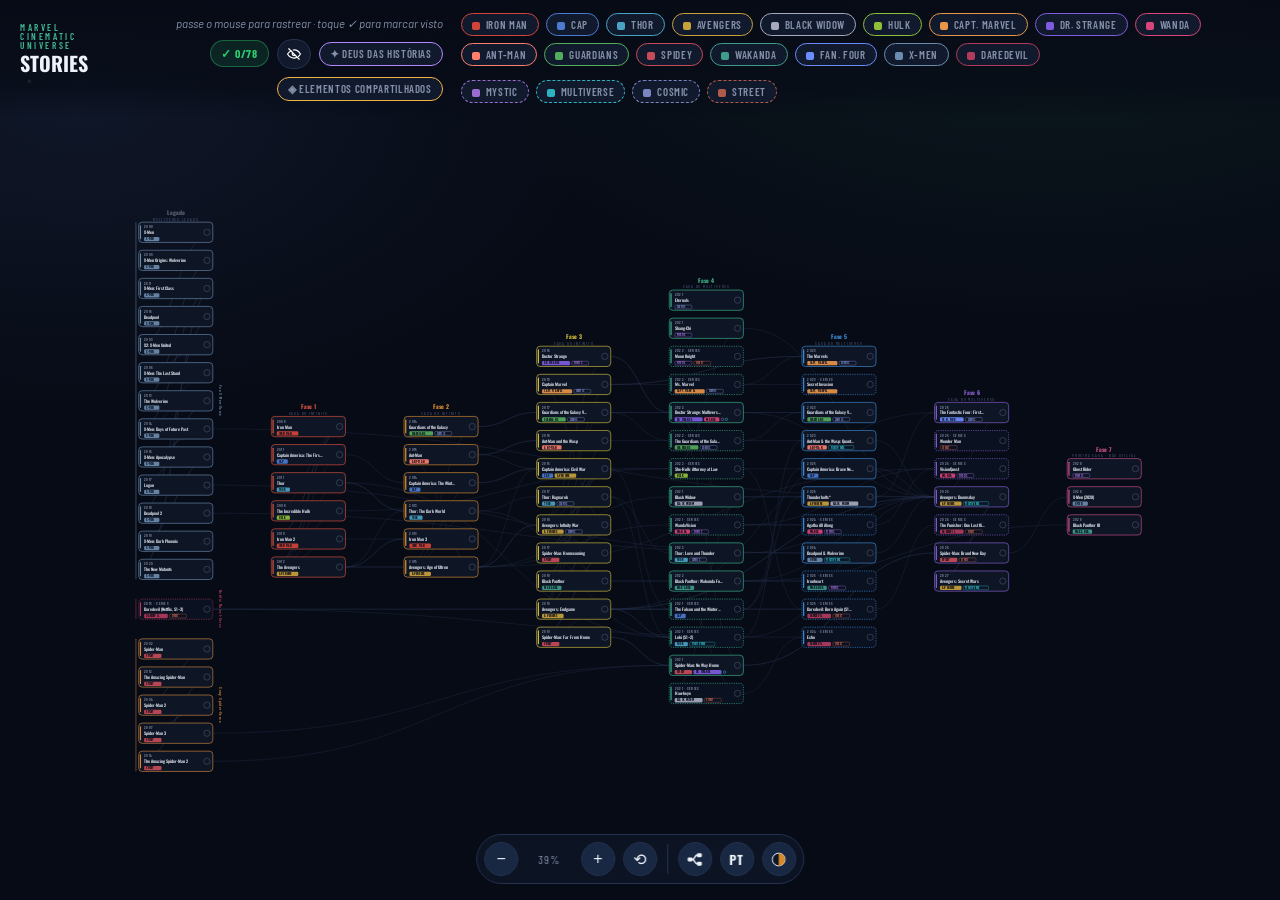
<file: mcu.html>
<!doctype html><html><head><meta charset=utf8><meta name=viewport content="width=device-width,initial-scale=1"><style>:root{color-scheme:light}body{margin:0;padding:0;font:14px -apple-system,BlinkMacSystemFont,sans-serif;background:#fff;color:#000}img{max-width:100%}[hidden]:not([hidden=until-found i]){display:none!important}</style></head><body>
<!DOCTYPE html>
<html lang="en">
<head>
<meta charset="UTF-8">
<meta name="viewport" content="width=device-width, initial-scale=1.0, maximum-scale=1.0, user-scalable=no">
<title>MCU Map</title>
<style>
  @import url('https://fonts.googleapis.com/css2?family=Oswald:wght@400;500;600;700&family=Barlow:wght@400;500;600&family=Barlow+Condensed:wght@500;600;700&display=swap');
  :root{
    --void:#070b16; --ink:#eef2fb; --dim:#8590aa; --panel:#0e1626; --edge:#25324f;
    --bg-glow-a:rgba(63,174,109,.10); --bg-glow-b:rgba(91,124,196,.10);
    --chip-bg:#111a2c; --btn-bg:#182742; --btn-bg-on:#22345a; --ctl-bg:rgba(14,22,38,.9);
    --series-fill:#0a1120; --bar-fade-1:rgba(7,11,22,.97); --bar-fade-2:rgba(7,11,22,.6);
    /* phase palette */
    --p1:#e0533d; --p2:#e0902f; --p3:#d8c23a; --p4:#3fb98f; --p5:#3f8fd8; --p6:#8a63d8;
  }
  *{margin:0;padding:0;box-sizing:border-box}
  html,body{height:100%}
  body{background:
      radial-gradient(1100px 620px at 82% -6%, var(--bg-glow-a), transparent 60%),
      radial-gradient(900px 520px at 6% 12%, var(--bg-glow-b), transparent 58%),
      var(--void);
    color:var(--ink);font-family:'Barlow',system-ui,sans-serif;overflow:hidden;transition:background .35s,color .35s;
    touch-action:manipulation}  /* kills native double-tap-to-zoom everywhere except where overridden below */

  .bar{position:fixed;top:0;left:0;right:0;z-index:20;display:flex;align-items:center;gap:18px;
    padding:13px 20px;background:linear-gradient(180deg,var(--bar-fade-1),var(--bar-fade-2) 75%,transparent);pointer-events:none}
  .bar h1{font-family:'Oswald';font-weight:700;text-transform:uppercase;font-size:1.25rem;line-height:1}
  .bar h1 small{display:block;font-family:'Barlow Condensed';font-weight:600;letter-spacing:.28em;
    font-size:.58rem;color:var(--p4);margin-bottom:3px}
  .filters{display:flex;gap:7px;flex-wrap:wrap;pointer-events:auto}
  /* on desktop these wrappers are invisible (display:contents) — their children behave exactly
     as if they were direct children of .right, same as before this markup was grouped for mobile */
  .toggleGroup,.counterRow{display:contents}
  .hint{order:1}
  #progress{order:2}
  #spoilerBtn{order:3}
  #filtersToggle{order:4}
  #weaveBtn{order:5}
  #sharesBtn{order:6}
  .chip{font-family:'Barlow Condensed';font-weight:600;text-transform:uppercase;letter-spacing:.06em;
    font-size:.68rem;padding:4px 10px;border-radius:20px;border:1px solid var(--edge);
    background:var(--chip-bg);color:var(--dim);cursor:pointer;transition:.15s;user-select:none}
  .chip.on{color:#fff}
  #spoilerBtn{padding:7px 9px;display:inline-flex;align-items:center;justify-content:center}
  .right{margin-left:auto;display:flex;gap:8px;align-items:center;pointer-events:auto;flex-wrap:wrap;justify-content:flex-end}
  .toggle{display:flex;background:var(--chip-bg);border:1px solid var(--edge);border-radius:22px;overflow:hidden;flex:0 0 auto}
  .toggle button{background:none;border:none;color:var(--dim);font-family:'Barlow Condensed';
    font-weight:600;letter-spacing:.1em;text-transform:uppercase;font-size:.72rem;padding:7px 14px;cursor:pointer;
    white-space:nowrap;flex:0 0 auto}
  .toggle button.on{background:var(--btn-bg-on);color:#fff}
  .hint{font-size:.72rem;color:var(--dim);font-style:italic}
  .progress{font-family:'Barlow Condensed';font-weight:700;letter-spacing:.06em;font-size:.74rem;
    color:#2ecc71;background:rgba(46,204,113,.12);border:1px solid rgba(46,204,113,.4);
    padding:5px 10px;border-radius:20px;pointer-events:auto;white-space:nowrap}

  #stage{position:absolute;inset:0;cursor:grab;touch-action:none}
  #stage.drag{cursor:grabbing}
  #tree{position:absolute;top:0;left:0;transform-origin:0 0;transition:none}

  svg{display:block;overflow:visible}
  .link{fill:none;stroke:var(--edge);stroke-width:1.8;opacity:.5;transition:opacity .2s,stroke-width .2s}
  .link.weave{stroke-width:2.2;opacity:.9;stroke-dasharray:2 6;stroke-linecap:round;
    filter:drop-shadow(0 0 3px rgba(179,136,255,.7))}
  .link.shares{stroke-width:2;opacity:.85;stroke-dasharray:7 5;stroke-linecap:round;
    filter:drop-shadow(0 0 3px rgba(240,180,70,.65))}
  .link.saga{stroke-width:3;opacity:.6}
  .link.theory{stroke-width:2.1;opacity:.7;stroke-dasharray:1 6;stroke-linecap:round;
    filter:drop-shadow(0 0 4px rgba(224,83,61,.65));animation:theoryPulse 2.4s ease-in-out infinite}
  svg.dim .link:not(.hot){opacity:.05}
  .link.hot{opacity:.95;stroke-width:3.2}
  .link.weave.hot{opacity:.95;stroke-width:2.4}
  .link.shares.hot{opacity:.98;stroke-width:2.6}
  .link.theory.hot{opacity:1;stroke-width:2.6}
  @keyframes theoryPulse{0%,100%{opacity:.45}50%{opacity:.9}}
  @keyframes theoryGlow{0%,100%{filter:drop-shadow(0 0 0 rgba(224,83,61,0))}50%{filter:drop-shadow(0 0 9px rgba(224,83,61,.85))}}

  .node{cursor:pointer;transition:opacity .2s}
  .node .card{fill:var(--panel);stroke-width:1.6;rx:9}
  .node.series .card{stroke-dasharray:3 3;fill:var(--series-fill)}
  .node.theory .card{stroke-dasharray:2 5;animation:theoryGlow 2.6s ease-in-out infinite}
  .node .ttl{font-family:'Oswald';font-weight:500;fill:var(--ink)}
  .node .yr{font-family:'Barlow Condensed';font-weight:600;fill:var(--dim);letter-spacing:.08em}
  .node .tagtxt{font-family:'Barlow Condensed';font-weight:700;letter-spacing:.05em;
    text-transform:uppercase;fill:#0a0e18}
  svg.dim .node{opacity:.12}
  svg.dim .node.keep{opacity:1}
  .node.hot .card{filter:drop-shadow(0 0 12px currentColor)}
  .node.filtered{opacity:.13}
  .link.filtered{opacity:.05!important}

  #info{position:fixed;z-index:40;max-width:290px;background:var(--panel);border:1px solid var(--edge);
    border-radius:11px;padding:14px 16px;box-shadow:0 18px 44px rgba(0,0,0,.55);
    opacity:0;transform:translateY(6px);transition:.15s;pointer-events:none}
  #info.on{opacity:1;transform:none}
  #info .t{font-family:'Oswald';font-weight:600;font-size:1.05rem;line-height:1.12}
  #info .tags{display:flex;gap:5px;flex-wrap:wrap;margin:7px 0 9px}
  #info .tg{font-family:'Barlow Condensed';font-weight:700;text-transform:uppercase;letter-spacing:.05em;
    font-size:.64rem;padding:2px 7px;border-radius:5px;color:#0a0e18}
  #info .d{font-size:.85rem;color:#cdd6ea;line-height:1.45}
  #info .d.locked{position:relative}
  #info .d.locked .blurtext{filter:blur(5px);opacity:.7;user-select:none;display:block}
  #info .d.locked .lockrow{display:block;margin-top:7px;font-size:.72rem;color:#f0c05a;
    font-family:'Barlow Condensed';letter-spacing:.04em;filter:none}
  /* mobile tap-to-pin mode: fixed bottom-sheet placement, tappable, with a visible close button.
     Desktop hover mode never gets the .pinned class, so its cursor-following behavior is untouched. */
  #info.pinned{pointer-events:auto;left:12px!important;right:12px;top:auto!important;
    bottom:calc(max(14px,env(safe-area-inset-bottom)) + 66px);max-width:none;width:auto;
    padding-right:40px}
  .infoClose{position:absolute;top:10px;right:10px;width:26px;height:26px;border-radius:50%;
    border:1px solid var(--edge);background:var(--chip-bg);color:var(--ink);font-size:.85rem;
    cursor:pointer;display:grid;place-items:center;line-height:1}
  .infoClose:hover{background:var(--btn-bg-on)}
  .infoCheck{display:flex;align-items:center;gap:10px;margin-top:12px;padding:9px 12px;width:100%;
    border-radius:9px;border:1px solid var(--edge);background:var(--chip-bg);color:var(--ink);
    font:600 .85rem 'Barlow',system-ui,sans-serif;cursor:pointer;text-align:left}
  .infoCheck .box{width:20px;height:20px;border-radius:50%;border:2px solid var(--dim);flex:none;
    display:grid;place-items:center;font-size:.75rem;line-height:1;color:transparent;transition:.15s}
  .infoCheck.on{border-color:var(--watched-c,#2ecc71)}
  .infoCheck.on .box{background:var(--watched-c,#2ecc71);border-color:var(--watched-c,#2ecc71);color:var(--watched-ink,#04120c)}
  .check{transition:opacity .15s}
  .check:hover circle{stroke:#2ecc71!important}
  .node.watched .card{stroke-opacity:.9}
  .node.watched{filter:saturate(1.05)}
  #info .c{margin-top:8px;font-size:.78rem}
  #info .c.f{color:var(--p4)} #info .c.b{color:var(--dim)}

  .ctl{position:fixed;bottom:16px;left:50%;transform:translateX(-50%);z-index:20;display:flex;gap:8px;
    background:var(--ctl-bg);border:1px solid var(--edge);padding:7px;border-radius:30px;backdrop-filter:blur(6px)}
  .ctl button{background:var(--btn-bg);color:var(--ink);border:1px solid var(--edge);width:34px;height:34px;
    border-radius:50%;font-size:1rem;cursor:pointer;display:grid;place-items:center}
  .ctl button:hover{background:var(--btn-bg-on)}
  .ctl .lbl{display:grid;place-items:center;padding:0 12px;font-size:.74rem;color:var(--dim);
    font-family:'Barlow Condensed';letter-spacing:.1em;text-transform:uppercase}

  /* separator between zoom controls and the orientation button */
  #langBtn{font-family:'Oswald',sans-serif;font-weight:700;font-size:.78rem;letter-spacing:.06em}
  .ctl-sep{width:1px;align-self:stretch;background:var(--edge);margin:2px 2px}
  /* orientation icon button (inherits .ctl button round style); icon swaps per layout */
  #orientSwitch svg{width:17px;height:17px;display:block}
  #orientSwitch svg [data-fill]{fill:var(--ink)}

  /* compact theme icon button — lives in the zoom bar, replaces the dropdown in vertical mode */
  .themeMenuWrap{position:relative;display:flex}
  #orderWrap{display:none}

  @media (max-width:760px){
    /* metro view has one extra button (order) — tighten the bar so it fits a phone */
    .ctl{gap:6px!important;padding:7px 8px!important}
    .ctl > button,.themeMenuWrap > button{width:36px!important;height:36px!important;font-size:1.05rem}
    .ctl .lbl{min-width:58px;padding:0 2px!important;font-size:.62rem!important}
  }
  @media (max-width:430px){
    .ctl .lbl{display:none!important}
  }
  @media (max-width:380px){
    .ctl{gap:4px!important;padding:6px!important}
    .ctl > button,.themeMenuWrap > button{width:34px!important;height:34px!important}
  }
  body.orient-v #orderWrap{display:flex}
  .themeMenu .omHead{font:600 .62rem 'Barlow Condensed',sans-serif;letter-spacing:.14em;text-transform:uppercase;color:var(--dim);padding:3px 6px 2px}
  #themeIconBtn svg{display:block}
  .themeMenu{position:absolute;bottom:calc(100% + 10px);left:50%;
    transform:translateX(calc(-50% + var(--menu-shift,0px))) translateY(6px);
    display:flex;flex-direction:column;gap:3px;min-width:132px;
    background:var(--panel);border:1px solid var(--edge);border-radius:10px;padding:5px;
    box-shadow:0 14px 34px rgba(0,0,0,.5);opacity:0;pointer-events:none;
    transition:opacity .15s ease, transform .15s ease}
  .themeMenu.open{opacity:1;pointer-events:auto;transform:translateX(calc(-50% + var(--menu-shift,0px))) translateY(0)}
  .themeMenu button{display:flex;align-items:center;gap:7px;background:var(--chip-bg);color:var(--ink);
    border:1px solid var(--edge);border-radius:7px;padding:6px 9px;font-family:'Barlow Condensed';
    font-weight:600;font-size:.68rem;letter-spacing:.02em;text-align:left;cursor:pointer;width:100%}
  .themeMenu button:hover{background:var(--btn-bg-on)}
  .themeMenu button.active{border-color:var(--p4);color:#fff}
  .themeSwatch{width:11px;height:11px;border-radius:50%;flex:0 0 auto;border:1px solid rgba(255,255,255,.3)}

  /* dropdown is fully replaced by the compact icon + popover now, in both orientations */
  .themePicker{position:fixed;bottom:18px;right:18px;z-index:20;display:none;align-items:center;gap:8px;
    background:var(--ctl-bg);border:1px solid var(--edge);padding:7px 10px 7px 14px;border-radius:30px;
    backdrop-filter:blur(6px);transition:background .35s,border-color .35s}
  .themePicker label{font-family:'Barlow Condensed';font-weight:600;letter-spacing:.1em;text-transform:uppercase;
    font-size:.7rem;color:var(--dim)}
  .themePicker select{background:var(--panel);color:var(--ink);border:1px solid var(--edge);border-radius:16px;
    padding:6px 10px;font-family:'Barlow Condensed';font-weight:600;font-size:.76rem;letter-spacing:.04em;
    cursor:pointer;outline:none}
  .themePicker select:focus{border-color:var(--p4)}

  /* ---- Jump rail: phase navigator, only relevant in vertical (chapters) layout ---- */
  .jumpRail{position:fixed;left:14px;top:50%;transform:translateY(-50%);z-index:18;
    display:flex;flex-direction:column;align-items:center;gap:7px;
    background:var(--ctl-bg);border:1px solid var(--edge);border-radius:16px;
    padding:9px 7px;backdrop-filter:blur(6px);transition:transform .25s ease, opacity .25s ease}
  .jumpRail.collapsed{transform:translateY(-50%) translateX(-52px)}
  .jumpRail .jrToggle{width:36px;height:36px;border-radius:10px;border:1px solid var(--edge);
    background:var(--btn-bg);color:var(--ink);cursor:pointer;font-size:1.15rem;line-height:1;
    display:grid;place-items:center;flex:0 0 auto}
  .jumpRail .jrToggle:hover{background:var(--btn-bg-on)}
  .jumpRail .jrPhases{display:flex;flex-direction:column;gap:7px;transition:opacity .2s;overflow:hidden}
  .jumpRail.collapsed .jrPhases{opacity:0;pointer-events:none;width:0;height:0}
  .jrPhaseBtn{width:30px;height:30px;border-radius:50%;border:1.5px solid var(--jr-c,var(--edge));
    background:var(--chip-bg);color:var(--ink);font-family:'Oswald';font-weight:700;font-size:.78rem;
    cursor:pointer;display:grid;place-items:center;flex:0 0 auto;transition:background .15s}
  .jrPhaseBtn:hover{background:var(--jr-c,var(--btn-bg-on));color:#04120c}
  .jumpRail[hidden]{display:none}

  /* mobile-only filter toggle button (hidden on desktop) */
  .filtersToggle{display:none}

  /* ---------------- MOBILE ---------------- */
  @media (max-width:760px){
    .bar{flex-wrap:wrap;gap:8px 10px;padding:10px 12px;
      background:linear-gradient(180deg,var(--bar-fade-1),var(--bar-fade-1) 100%)}
    .bar h1{font-size:1.05rem;flex:0 1 auto}
    .bar h1 small{font-size:.5rem;letter-spacing:.2em}
    .hint{display:none}
    /* toggleGroup (God of Stories / Shared Elements) stays transparent — flows near the title on
       the top row. counterRow (eye icon + counter + tags) gets a guaranteed dedicated row below,
       left-aligned — width:100% forces the line break, same technique the tag list uses. */
    .right,.toggleGroup{display:contents}
    .counterRow{display:flex;align-items:center;gap:8px;width:100%;order:10;pointer-events:auto}
    /* cancel the desktop-only sequencing order (2/3/4) so DOM order (eye, counter, tags) applies
       now that counterRow is a real nested flex box on mobile — must match ID specificity to win */
    #spoilerBtn,#progress,#filtersToggle{order:0}
    .filtersToggle{display:inline-flex;align-items:center;gap:6px;
      font-family:'Barlow Condensed';font-weight:600;text-transform:uppercase;letter-spacing:.06em;
      font-size:.72rem;padding:7px 12px;border-radius:20px;border:1px solid var(--edge);
      background:var(--chip-bg);color:var(--ink);cursor:pointer}
    .filtersToggle .cnt{background:var(--p4);color:#04120c;border-radius:10px;
      padding:0 6px;font-size:.66rem;min-width:16px;text-align:center}
    /* the expanded tag list itself still gets its own dedicated row at the bottom of the bar —
       order must be higher than every toolbar button's order (1-6) so it never interleaves with them
       now that they're all direct flex items of .bar on mobile */
    .filters{order:20;width:100%;flex-wrap:nowrap;overflow-x:auto;gap:6px;
      padding:2px 0 4px;-webkit-overflow-scrolling:touch;scrollbar-width:none;touch-action:pan-x}
    .filters::-webkit-scrollbar{display:none}
    .filters.collapsed{display:none}
    .filters .chip{flex:0 0 auto;padding:7px 12px;font-size:.72rem}
    #weaveBtn{font-size:.68rem;padding:6px 10px}
    .toggle button{padding:8px 12px;font-size:.7rem}
    /* bigger touch targets for zoom controls, sit above home bar */
    .ctl{bottom:max(14px,env(safe-area-inset-bottom));gap:10px;padding:8px}
    .ctl button{width:42px;height:42px;font-size:1.15rem}
    #themeMenu button,#orderMenu button{width:100%;height:auto;font-size:.68rem}   /* not a zoom control — override .ctl button's fixed square sizing */
    .ctl .lbl{padding:0 8px;font-size:.7rem}
    #info{max-width:min(84vw,290px)}
    .themePicker{right:10px;bottom:calc(max(14px,env(safe-area-inset-bottom)) + 66px);padding:5px 8px 5px 10px;gap:5px}
    .themePicker label{display:none}
    .themePicker select{font-size:.7rem;padding:5px 8px}
  }
  @media (max-width:400px){
    .bar h1 small{display:none}
    .bar h1{font-size:.95rem}
  }
  /* hidden easter-egg toggle: near-invisible until hovered/discovered */
  #theoryDot{display:inline-block;margin-left:7px;font-size:.5em;opacity:.08;cursor:default;
    vertical-align:super;user-select:none;transition:opacity .5s,color .5s;pointer-events:auto}
  #theoryDot:hover{opacity:.55;cursor:pointer}
  #theoryDot.on{opacity:1;color:#e0533d;animation:theoryGlow 2.6s ease-in-out infinite}

  /* ================= SUBWAY VIEW (B) + FOCUS VIEW (C) ================= */
  body.orient-v .ctl{z-index:37}
  body.orient-v #reset{display:none}
  body.orient-v .ctl .lbl{min-width:74px;text-transform:uppercase;font:600 .7rem 'Barlow Condensed';letter-spacing:.08em}
  .ctl button:disabled{opacity:.35;cursor:default}
  #subMapWrap{touch-action:pan-y}
  #subMap{padding-bottom:96px}
  #subway{position:fixed;inset:0;z-index:35;background:var(--void);display:none;color:var(--ink);font-family:'Barlow',system-ui,sans-serif}
  #subway.on{display:block}
  #subMapWrap,#subFocus{position:absolute;inset:0;overflow-y:auto;-webkit-overflow-scrolling:touch;overscroll-behavior:contain;
    transition:opacity .28s ease,transform .34s cubic-bezier(.2,.8,.2,1)}
  #subMapWrap.away{opacity:0;transform:scale(.97);pointer-events:none}
  #subFocus{opacity:0;pointer-events:none;transform:translateY(14px)}
  #subFocus.on{opacity:1;pointer-events:auto;transform:none}
  .subInner{max-width:640px;margin:0 auto}
  #subHead{position:sticky;top:0;z-index:3;background:var(--void);padding:12px 14px 8px;border-bottom:1px solid var(--edge)}
  .subTop{display:flex;align-items:center;gap:10px}
  .subTitle{font-family:'Oswald';font-weight:700;text-transform:uppercase;font-size:1.1rem;flex:1;line-height:1}
  .subTitle small{display:block;font-family:'Barlow Condensed';font-weight:600;letter-spacing:.24em;font-size:.56rem;color:var(--p4,#3fb98f);margin-bottom:3px}
  .subProg{font:600 .78rem 'Barlow Condensed';letter-spacing:.06em;color:#2ecc71;border:1px solid rgba(46,204,113,.45);border-radius:999px;padding:4px 9px}
  .subBtn{background:var(--btn-bg);color:var(--ink);border:1px solid var(--edge);border-radius:999px;padding:6px 12px;
    font:600 .76rem 'Barlow Condensed';letter-spacing:.07em;text-transform:uppercase;cursor:pointer;white-space:nowrap}
  .subBtn:hover{background:var(--btn-bg-on)}
  #subSpoil{padding:6px 9px;line-height:0}
  #subTip{position:fixed;z-index:45;pointer-events:none;opacity:0;transform:translateY(4px);transition:opacity .12s,transform .12s;
    font:600 .74rem 'Barlow Condensed';letter-spacing:.08em;text-transform:uppercase;color:#fff;background:var(--c,#333);
    border-radius:999px;padding:4px 10px;box-shadow:0 6px 18px rgba(0,0,0,.35);white-space:nowrap}
  #subTip.on{opacity:1;transform:none}
  #subMap .track{transition:stroke-width .12s}
  #subMap .track.hl{stroke-width:7px}
  #subMap g.row.lineSel .lead{stroke-width:1.8;opacity:1}
  #subMap .track.gap.hl{stroke-width:3px;opacity:1}
  #subMap .trackHit{cursor:help}
  .subOrder{display:flex;align-items:center;gap:4px;margin-top:9px;flex-wrap:wrap}
  .subOrder span{font:600 .66rem 'Barlow Condensed';letter-spacing:.12em;text-transform:uppercase;color:var(--dim);margin-right:4px}
  .subOrd{background:var(--chip-bg);color:var(--dim);border:1px solid var(--edge);border-radius:999px;padding:3px 10px;cursor:pointer;
    font:600 .7rem 'Barlow Condensed';letter-spacing:.07em;text-transform:uppercase}
  .subOrd.on{background:var(--btn-bg-on);color:var(--ink);border-color:var(--dim)}
  body.theme-comic .subOrder span{color:#fff}
  body.theme-comic .subOrd{border:2px solid #141010;border-radius:3px;background:#fff;color:#141010}
  body.theme-comic .subOrd.on{background:#ffc400}
  body.theme-hud .subOrd{border-radius:2px}
  .subChips{display:flex;gap:6px;overflow-x:auto;padding:10px 0 2px;scrollbar-width:none}
  .subChips::-webkit-scrollbar{display:none}
  .subChip{flex:none;border:1.5px solid var(--c);background:transparent;color:var(--dim);border-radius:999px;padding:5px 11px;
    font:600 .74rem 'Barlow Condensed';letter-spacing:.07em;text-transform:uppercase;cursor:pointer;transition:.15s}
  .subChip.on{background:var(--c);color:#fff}
  .subHint{font-size:.72rem;color:var(--dim);min-height:1.1em;margin-top:5px;transition:color .2s}
  .subHint.warn{color:#e0533d}
  #subMap svg{display:block;width:100%}
  #subMap .row{cursor:pointer}
  #subMap .rowBg{fill:transparent;transition:fill .18s}
  #subMap .row:hover .rowBg{fill:var(--chip-bg)}
  #subMap .row.st{cursor:pointer}
  #subMap .lead{transition:stroke-width .15s,opacity .15s}
  #subMap g.act .lead{stroke-width:2;opacity:1}
  #subMap g.row circle,#subMap g.row rect:not(.rowBg){transform-box:fill-box;transform-origin:center;transition:transform .15s ease}
  #subMap g.act circle,#subMap g.act polygon{transform:scale(1.5)}
  #subMap g.row .thRing{transform-box:fill-box;transform-origin:center}
  #subMap g.act .thRing{transform:scale(1.3)}
  #subMap g.row polygon,#subMap g.row .ix{transform-box:fill-box;transform-origin:center;transition:transform .15s ease}
  #subMap g.act .ix{transform:scale(1.08,1.35)}
  #subMap g.act rect:not(.rowBg){transform:scale(1.06,1.4)}
  #subMap g.act rect.solo{transform:scale(1.5)}
  .subCodes{display:flex;flex-wrap:wrap;gap:4px 12px;margin-top:6px}
  .subCodes{align-items:center}
  .subCodeLab{font:600 .66rem 'Barlow Condensed';letter-spacing:.1em;text-transform:uppercase;color:var(--dim)}
  .subCode{font:600 .66rem 'Barlow Condensed';letter-spacing:.07em;text-transform:uppercase;color:#fff;background:var(--c);
    border-radius:999px;padding:2px 8px;opacity:.85;cursor:default;user-select:none}
  #subMap g.act .rowBg{fill:var(--chip-bg)}
  #subMap .rowBg.flash{animation:subFlash 1.5s ease}
  @keyframes subFlash{0%,45%{fill:var(--btn-bg-on)}100%{fill:transparent}}
  .subEmpty{padding:60px 20px;text-align:center;color:var(--dim)}

  .sfWrap{max-width:560px;margin:0 auto;padding:0 16px 110px}
  .sfTop{position:sticky;top:0;z-index:3;background:var(--void);padding:12px 0 10px;display:flex;align-items:center;gap:8px;border-bottom:1px solid var(--edge);margin-bottom:14px}
  .sfTop .ln{flex:1;display:flex;gap:5px;justify-content:flex-end;flex-wrap:wrap}
  .sfTop .ln span{font:600 .66rem 'Barlow Condensed';letter-spacing:.08em;text-transform:uppercase;color:var(--c);border:1.5px solid var(--c);border-radius:999px;padding:2px 8px}
  .sfLab{font:600 .7rem 'Barlow Condensed';letter-spacing:.14em;text-transform:uppercase;color:var(--dim);margin:0 0 7px;text-align:center}
  .sfChips{display:flex;flex-wrap:wrap;gap:6px;justify-content:center}
  .sfChip{display:inline-flex;align-items:center;gap:7px;background:var(--panel);border:1px solid var(--edge);color:var(--ink);
    border-radius:10px;padding:7px 11px;font:500 .86rem 'Barlow',system-ui,sans-serif;cursor:pointer;text-align:left;max-width:100%}
  .sfChip:hover{border-color:var(--dim)}
  .sfChip i{width:9px;height:9px;border-radius:50%;flex:none}
  .sfChip small{color:var(--dim);font-size:.72rem}
  .sfChip.x{border-style:dashed}
  .sfChip.w i{box-shadow:0 0 0 2px var(--panel),0 0 0 3.5px #2ecc71}
  .sfRails{display:flex;justify-content:center;gap:9px;height:34px;margin:8px 0}
  .sfRails span{width:5px;border-radius:3px}
  .sfCard{background:var(--panel);border:1.5px solid var(--edge);border-radius:14px;padding:16px 16px 14px;box-shadow:0 18px 40px rgba(0,0,0,.4)}
  .sfCard .t{font-family:'Oswald';font-weight:600;font-size:1.4rem;line-height:1.1}
  .sfMeta{font-size:.8rem;color:var(--dim);margin:5px 0 9px}
  .sfTags{display:flex;flex-wrap:wrap;gap:5px;margin-bottom:11px}
  .sfTags span{font:600 .66rem 'Barlow Condensed';letter-spacing:.08em;text-transform:uppercase;padding:2px 7px;border-radius:4px;color:#fff}
  .sfDesc{font-size:.96rem;line-height:1.5}
  .sfDesc.locked{filter:blur(5px);user-select:none}
  .sfLock{font-size:.76rem;color:var(--dim);margin-top:6px}
  .sfSec{margin:18px 0 0}
  .sfLine{display:grid;grid-template-columns:minmax(0,1fr) auto minmax(0,1fr);gap:8px;align-items:center;margin:0 0 8px}
  .sfLine .nm{font:600 .68rem 'Barlow Condensed';letter-spacing:.1em;text-transform:uppercase;color:var(--c);padding:3px 9px;border:1.5px solid var(--c);border-radius:999px;white-space:nowrap}
  .sfLine .sfChip{width:100%;font-size:.8rem;padding:6px 9px}
  .sfLine .prev{justify-content:flex-end;text-align:right}
  .sfLine .end{font-size:.72rem;color:var(--dim);text-align:center;font-style:italic}
  .infoFocusBtn{display:flex;align-items:center;justify-content:center;gap:8px;margin-top:8px;padding:9px 12px;width:100%;
    border-radius:9px;border:1px solid var(--edge);background:var(--btn-bg-on);color:var(--ink);
    font:600 .85rem 'Barlow',system-ui,sans-serif;cursor:pointer}
  .infoFocusBtn:hover{filter:brightness(1.15)}

  /* ================= COMIC PAGE THEME ================= */
  body.theme-comic{background-color:#fff7e0;background-image:radial-gradient(rgba(232,170,20,.26) 1px,transparent 1.3px);background-size:7px 7px}
  body.theme-comic #subway{background-color:#fff7e0;background-image:radial-gradient(rgba(232,170,20,.26) 1px,transparent 1.3px);background-size:7px 7px}
  /* legibility: titles get a paper-coloured halo so the dot texture and tracks never run through the letters */
  body.theme-comic #subMap g.row text{paint-order:stroke;stroke:#fff7e0;stroke-width:4px;stroke-linejoin:round}
  body.theme-comic #subMap g.row text tspan{paint-order:stroke}
  body.theme-comic #subMap g.act text{stroke:#ffc400}
  body.theme-comic #subMap .lead{opacity:.55}
  body.theme-comic .bar h1,body.theme-comic .subTitle,body.theme-comic #info .t,body.theme-comic .sfCard .t,
  body.theme-comic .chip,body.theme-comic .subChip,body.theme-comic .subBtn,body.theme-comic .filtersToggle,body.theme-comic .sfLab,
  body.theme-comic .sfLine .nm,body.theme-comic .ctl .lbl{font-family:'Arial Black',Impact,system-ui,sans-serif!important;letter-spacing:.02em}
  /* same look as the graph header: paper background, ink title, green kicker */
  body.theme-comic #subHead{background:#fff7e0}
  body.theme-comic .subProg{background:#fff;color:#141010;border:2px solid #141010;border-radius:0}
  body.theme-comic .subChip,body.theme-comic .chip,body.theme-comic .subBtn,body.theme-comic .filtersToggle,body.theme-comic .sfChip{
    border:2px solid #141010!important;border-radius:3px;background:#fff;color:#141010}
  body.theme-comic .subChip.on{background:var(--c);color:#141010}
  body.theme-comic #info,body.theme-comic .sfCard{background:#fff;border:2.5px solid #141010;border-radius:0;box-shadow:6px 6px 0 #141010}
  body.theme-comic #info .d,body.theme-comic .sfDesc{color:#141010}
  body.theme-comic #info .tg,body.theme-comic .sfTags span{color:#141010!important;border:1.5px solid #141010;border-radius:2px}
  body.theme-comic .infoCheck,body.theme-comic .infoFocusBtn{border:2px solid #141010;border-radius:0}
  body.theme-comic .infoFocusBtn{background:#ffc400;color:#141010}
  body.theme-comic .ctl{background:#fff;border:2.5px solid #141010;border-radius:6px;box-shadow:4px 4px 0 #141010}
  body.theme-comic .ctl > button,body.theme-comic .themeMenuWrap > button,body.theme-comic #orderWrap > button{background:#fff;border:2px solid #141010;color:#141010;border-radius:50%}
  body.theme-comic .themeMenu{background:#fff;border:2.5px solid #141010;border-radius:0;box-shadow:5px 5px 0 #141010;padding:4px}
  body.theme-comic .themeMenu button{border:0;border-radius:0;background:transparent;color:#141010}
  body.theme-comic .themeMenu button:hover,body.theme-comic .themeMenu button.active{background:#ffc400}
  body.theme-comic .themeMenu .themeSwatch{border:1.5px solid #141010}
  body.theme-comic .sfTop{background:#fff7e0}
  body.theme-comic .node .card{stroke-width:2.2}
  /* selection: B's tilted ink panel, in A's caption-box yellow */
  body.theme-comic #subMap .rowBg{rx:0}
  body.theme-comic #subMap .row:hover .rowBg{fill:rgba(255,196,0,.25)}
  body.theme-comic #subMap g.act .rowBg{fill:#ffc400;stroke:#141010;stroke-width:2.6px;transform-box:fill-box;transform-origin:center;transform:rotate(var(--tilt,-1.2deg))}
  body.theme-comic #subMap g.act text{font-weight:900}

  /* ================= STARK HUD THEME ================= */
  body.theme-hud, body.theme-hud *{font-family:ui-monospace,'JetBrains Mono','SF Mono',Menlo,Consolas,monospace!important}
  body.theme-hud{background-image:linear-gradient(rgba(76,201,255,.05) 1px,transparent 1px),linear-gradient(90deg,rgba(76,201,255,.05) 1px,transparent 1px);background-size:22px 22px}
  body.theme-hud #subway{background-color:var(--void);background-image:linear-gradient(rgba(76,201,255,.055) 1px,transparent 1px),linear-gradient(90deg,rgba(76,201,255,.055) 1px,transparent 1px);background-size:22px 22px}
  body.theme-hud #subHead,body.theme-hud .sfTop{background:#020a10}
  body.theme-hud .node .card{rx:2px;stroke-width:1.1}
  body.theme-hud #info,body.theme-hud .sfCard{border-radius:0;border-color:#1d5a7d;box-shadow:0 0 0 1px rgba(76,201,255,.08),0 18px 40px rgba(0,0,0,.5);
    clip-path:polygon(12px 0,100% 0,100% calc(100% - 12px),calc(100% - 12px) 100%,0 100%,0 12px)}
  body.theme-hud .chip,body.theme-hud .subChip,body.theme-hud .subBtn,body.theme-hud .sfChip,body.theme-hud .infoCheck,body.theme-hud .infoFocusBtn,
  body.theme-hud .subProg,body.theme-hud .filtersToggle{border-radius:2px}
  body.theme-hud .ctl{border-radius:4px}
  body.theme-hud .ctl > button,body.theme-hud .themeMenuWrap > button{border-radius:3px}
  body.theme-hud .themeMenu{border-radius:0;clip-path:polygon(8px 0,100% 0,100% calc(100% - 8px),calc(100% - 8px) 100%,0 100%,0 8px)}
  body.theme-hud .bar h1,body.theme-hud .subTitle{letter-spacing:.18em;font-weight:600}
  body.theme-hud .bar h1 small,body.theme-hud .subTitle small{color:#36f1b4}
  body.theme-hud .sfCard .t,body.theme-hud #info .t{text-transform:uppercase;letter-spacing:.06em;font-size:1.05rem}
  body.theme-hud .sfRails span{width:2px;box-shadow:0 0 6px currentColor}
  body.theme-hud .subChip.on{color:#02101a}
  /* theme tags (popup, focus card, graph filters): outlined, tappable */
  .thTag{background:transparent!important;color:var(--c)!important;border:1.5px solid var(--c)}
  .sfTags .thTag{padding:1px 7px}
  .fDiv{flex-basis:100%;height:0}   /* line break: theme chips start on their own row */
  .chip.thChip{border-style:dashed}
  /* metro theme highlight */
  .subThemePill{display:inline-flex;align-items:center;gap:6px;border:0;border-radius:999px;padding:3px 10px;cursor:pointer;
    background:var(--c);color:#fff;font:600 .72rem 'Barlow Condensed',sans-serif;letter-spacing:.08em;text-transform:uppercase}
  #subMap.hasTheme .dimTrk{opacity:.28}
  #subMap.hasTheme g.row.st.off{opacity:.3}
  /* in memoriam note */
  .memo{margin:10px 0 2px;padding:7px 10px;border-left:2px solid var(--dim);background:var(--chip-bg);border-radius:0 6px 6px 0;
    font-size:.78rem;line-height:1.45;color:var(--dim);font-style:italic}
  .memo div+div{margin-top:3px}
  .memoLab{display:block;font:600 .62rem 'Barlow Condensed',sans-serif;font-style:normal;letter-spacing:.16em;text-transform:uppercase;margin-bottom:2px}
  body.theme-comic .memo{background:#fff;border-left:3px solid #141010;color:#3a3226}
</style>
</head>
<body>

<div class="bar">
  <h1><small>Marvel Cinematic Universe</small>Stories<span id="theoryDot">•</span></h1>
  <div class="right">
    <span class="hint">hover to trace · tap ✓ to mark watched</span>
    <div class="toggleGroup" id="toggleGroup">
      <button id="weaveBtn" class="chip" title="Show Loki's TVA / multiverse threads (God of Stories)">✦ God of Stories</button>
      <button id="sharesBtn" class="chip" title="Show shared plot elements / resources (not story setups)">◈ Shared Elements</button>
    </div>
    <div class="counterRow" id="counterRow">
      <button id="spoilerBtn" class="chip on" title="Spoiler-free: unwatched descriptions stay blurred"><svg viewBox="0 0 24 24" width="14" height="14" aria-hidden="true" style="display:block" fill="none" stroke="currentColor" stroke-width="2" stroke-linecap="round" stroke-linejoin="round"><path d="M3 3l18 18"/><path d="M10.6 5.1A10.6 10.6 0 0 1 12 5c7 0 11 7 11 7a17.7 17.7 0 0 1-3.4 4.3M7 6.6C3.4 8.6 1 12 1 12s4 7 11 7a10 10 0 0 0 4.2-.9"/><path d="M9.5 10a3 3 0 0 0 4.1 4.2"/></svg></button>
      <span id="progress" class="progress" title="Movies & shows watched">✓ 0/53</span>
      <button class="filtersToggle" id="filtersToggle">Tags <span class="cnt" id="tagCount" style="display:none">0</span></button>
    </div>
  </div>
  <div class="filters" id="filters"></div>
</div>

<div id="stage"><div id="tree"></div></div>
<div id="info"></div>
<div id="subway" aria-label="Subway map">
  <div id="subMapWrap"><div class="subInner"><div id="subHead"></div><div id="subMap"></div></div></div>
  <div id="subFocus"></div>
  <div id="subTip" role="tooltip"></div>
</div>
<div id="jumpRail" class="jumpRail"></div>
<div class="themePicker">
  <label for="themeSel">Theme</label>
  <select id="themeSel">
    <option value="midnight">Midnight (default)</option>
    <option value="tva">TVA Terminal</option>
    <option value="hud">Stark HUD</option>
    <option value="comic">Comic Page</option>
  </select>
</div>
<div class="ctl">
  <button id="zout">−</button><div class="lbl" id="zlbl">FIT</div>
  <button id="zin">+</button><button id="reset">⟲</button>
  <div class="themeMenuWrap" id="orderWrap">
    <button id="orderBtn" aria-label="Order"><svg viewBox="0 0 24 24" width="17" height="17" fill="none" stroke="currentColor" stroke-width="2" stroke-linecap="round" stroke-linejoin="round" aria-hidden="true"><path d="M7 4v16M3 16l4 4 4-4"/><path d="M17 20V4M13 8l4-4 4 4"/></svg></button>
    <div id="orderMenu" class="themeMenu" role="menu"></div>
  </div>
  <div class="ctl-sep"></div>
  <button id="orientSwitch" title="Toggle layout: Metro lines / Graph" aria-label="Toggle layout orientation"></button>
  <button id="langBtn" aria-label="Language / Idioma">PT</button>
  <div class="themeMenuWrap">
    <button id="themeIconBtn" title="Switch theme" aria-label="Switch theme">
      <svg viewBox="0 0 24 24" width="17" height="17" aria-hidden="true">
        <circle cx="12" cy="12" r="9" fill="#0e1626" stroke="currentColor" stroke-width="1.4"/>
        <path d="M12 3 A9 9 0 0 1 12 21 Z" fill="#d68a2c"/>
      </svg>
    </button>
    <div id="themeMenu" class="themeMenu"></div>
  </div>
</div>

<script>
// Outside Claude's chat preview (e.g. the published page) there is no window.storage:
// fall back to this browser's own storage so watched titles and settings are remembered on the device.
if(!window.storage){
  window.storage={
    get:async k=>{ try{ const v=localStorage.getItem(k); return v==null?null:{key:k,value:v}; }catch(e){ return null; } },
    set:async (k,v)=>{ try{ localStorage.setItem(k,v); }catch(e){} return {key:k,value:v}; },
    delete:async k=>{ try{ localStorage.removeItem(k); }catch(e){} return {key:k,deleted:true}; }
  };
}
// ---------------- TAG DEFINITIONS ----------------
let PHASE_COLOR={0:"#5a6478",1:"#e0533d",2:"#e0902f",3:"#d8c23a",4:"#3fb98f",5:"#3f8fd8",6:"#8a63d8",7:"#d0508c"};
const MAX_PHASE=7;
// franchise tags with their own colors (shown as chips inside nodes)
// Tags come in two kinds:
//  · series  — a film/series franchise. In the metro view each series is a line.
//  · theme   — a thread that cuts across series. In the metro view a theme is shown by highlighting, never as a line.
const FRAN={
  // series
  iron:{l:"Iron Man",c:"#d1443a",kind:"series"}, cap:{l:"Cap",c:"#4d7bd1",kind:"series"}, thor:{l:"Thor",c:"#4aa3c4",kind:"series"},
  team:{l:"Avengers",c:"#c9a13b",kind:"series"}, widow:{l:"Black Widow",c:"#a7a9be",kind:"series"}, hulk:{l:"Hulk",c:"#8fbf3a",kind:"series"},
  cmarvel:{l:"Capt. Marvel",c:"#e8954a",kind:"series"}, drstrange:{l:"Dr. Strange",c:"#7f5be0",kind:"series"},
  wanda:{l:"Wanda",c:"#d9447a",kind:"series"}, antman:{l:"Ant-Man",c:"#ff7f6e",kind:"series"},
  guard:{l:"Guardians",c:"#54ad5c",kind:"series"}, spidey:{l:"Spidey",c:"#c74b58",kind:"series"},
  wakanda:{l:"Wakanda",c:"#3f9b8c",kind:"series"}, ff:{l:"Fan. Four",c:"#6a8cff",kind:"series"},
  xmen:{l:"X-Men",c:"#6b8cae",kind:"series"}, dd:{l:"Daredevil",c:"#b23a5c",kind:"series"},
  // themes
  strange:{l:"Mystic",c:"#9b6cd0",kind:"theme"}, multiverse:{l:"Multiverse",c:"#2bb3c0",kind:"theme"},
  cosmic:{l:"Cosmic",c:"#7a86c4",kind:"theme"}, street:{l:"Street",c:"#b05a4a",kind:"theme"}
};
const isTheme=k=>FRAN[k]&&FRAN[k].kind==="theme";
const isSeries=k=>FRAN[k]&&FRAN[k].kind==="series";

// Metro view: every series is a (toggleable) line; themes are highlighted, never drawn as lines
const SUB_CODES=[];
const SUB_LINE_KEYS=Object.keys(FRAN).filter(isSeries);
// left-to-right lane order, chosen so common interchanges sit on neighbouring lanes
// (Spidey|Strange|Wanda, Cap|Avengers, Avengers|Wakanda|Fan. Four for Doomsday, Widow next to Cap/Avengers)
const SUB_LANE_ORDER=["xmen","spidey","drstrange","wanda","antman","hulk","iron","widow","cap","team","wakanda","ff","thor","guard","cmarvel","dd"];

// Sub-universes nested inside the Legacy phase (Phase 0) — each gets its own mini-band with a
// header, and its nodes are colored by sub-universe instead of the flat Legacy grey.
const LEGACY_GROUPS=[
  {key:"fox",     label:"Fox X-Men-Verse",     color:"#6b8cae"},
  {key:"netflix", label:"Netflix Marvel-Verse", color:"#b23a5c"},
  {key:"sony",    label:"Sony Spider-Verse",   color:"#d68a3f"}
];
const LEGACY_ORDER={}; LEGACY_GROUPS.forEach((g,i)=>LEGACY_ORDER[g.key]=i);
const LEGACY_COLOR={}; LEGACY_GROUPS.forEach(g=>LEGACY_COLOR[g.key]=g.color);

// ---------------- THEMES ----------------
// Each theme sets the CSS chrome variables + the JS accent colors used when drawing SVG.
const THEMES={
  midnight:{
    label:"Midnight (default)",
    css:{ "--void":"#070b16","--ink":"#eef2fb","--dim":"#8590aa","--panel":"#0e1626",
          "--edge":"#25324f","--bg-glow-a":"rgba(63,174,109,.10)","--bg-glow-b":"rgba(91,124,196,.10)",
          "--chip-bg":"#111a2c","--btn-bg":"#182742","--btn-bg-on":"#22345a","--ctl-bg":"rgba(14,22,38,.9)",
          "--series-fill":"#0a1120","--bar-fade-1":"rgba(7,11,22,.97)","--bar-fade-2":"rgba(7,11,22,.6)" },
    phase:{0:"#5a6478",1:"#e0533d",2:"#e0902f",3:"#d8c23a",4:"#3fb98f",5:"#3f8fd8",6:"#8a63d8",7:"#d0508c"},
    weave:"#b388ff", share:"#f0b446", watched:"#2ecc71", watchedInk:"#04120c",
    nodeFill:"#0e1728", nodeFillSeries:"#0a1120", edgeStroke:"#25324f", ckStroke:"#4a5570",
    fontStack:"'Barlow',system-ui,sans-serif"
  },
  tva:{
    // Time Variance Authority analog-terminal look: cream paper, burnt orange, brown, amber CRT
    label:"TVA Terminal",
    css:{ "--void":"#241a10","--ink":"#f4ead2","--dim":"#b39a6f",
          "--panel":"#2f2416","--edge":"#5b4526","--bg-glow-a":"rgba(214,138,44,.10)","--bg-glow-b":"rgba(120,80,30,.12)",
          "--chip-bg":"#3a2c17","--btn-bg":"#42311a","--btn-bg-on":"#6b4a24","--ctl-bg":"rgba(47,36,22,.92)",
          "--series-fill":"#241b0d","--bar-fade-1":"rgba(36,26,16,.97)","--bar-fade-2":"rgba(36,26,16,.6)" },
    // phases keep meaning but re-hued into the TVA orange/brown/cream ramp
    phase:{0:"#6b5d4a",1:"#c9622a",2:"#d98a2b",3:"#e3b24a",4:"#a8894a",5:"#c98b3c",6:"#8a5a2a",7:"#9c4a3a"},
    weave:"#e0a53a", share:"#d6682c", watched:"#7a9b3c", watchedInk:"#1c1608",
    nodeFill:"#33260f", nodeFillSeries:"#2a2010", edgeStroke:"#5b4526", ckStroke:"#7a6038",
    fontStack:"'Barlow',system-ui,sans-serif"
  }
};
THEMES.hud={
  // Stark HUD: holographic heads-up display — monospace, grid, chamfered panels, thin lit wires, diamond stations
  label:"Stark HUD",
  css:{ "--void":"#020a10","--ink":"#d9f6ff","--dim":"#5f8ea3","--panel":"#05141f",
        "--edge":"#123a52","--bg-glow-a":"rgba(76,201,255,.08)","--bg-glow-b":"rgba(54,241,180,.05)",
        "--chip-bg":"#071b29","--btn-bg":"#0a2233","--btn-bg-on":"#11405c","--ctl-bg":"rgba(2,10,16,.92)",
        "--series-fill":"#03101a","--bar-fade-1":"rgba(2,10,16,.97)","--bar-fade-2":"rgba(2,10,16,.6)" },
  phase:{0:"#3d6577",1:"#ff5d73",2:"#ff9f43",3:"#ffd166",4:"#36f1b4",5:"#4cc9ff",6:"#b48cff",7:"#ff6ad5"},
  weave:"#b48cff", share:"#ffd166", watched:"#36f1b4", watchedInk:"#02130c",
  nodeFill:"#05141f", nodeFillSeries:"#03101a", edgeStroke:"#123a52", ckStroke:"#3f7c96",
  fontStack:"ui-monospace,'JetBrains Mono',Menlo,Consolas,monospace",
  bodyClass:"theme-hud",
  // brighter line colours so the thin wires read on the near-black grid
  fran:{iron:"#ff5d5d",cap:"#4cc9ff",thor:"#5fe0ff",team:"#ffd166",guard:"#5cf08a",spidey:"#ff5d73",wakanda:"#36f1b4",ff:"#8aa8ff",xmen:"#8fb8e0",
        widow:"#c9d2e8",hulk:"#b6f04a",cmarvel:"#ffa94d",drstrange:"#a98cff",wanda:"#ff5fa2",antman:"#ff8f7a",dd:"#ff4f86",
        strange:"#c58cff",multiverse:"#3ee0e8",cosmic:"#9fa8ff",street:"#ff8a5c"},
  metro:{station:"diamond", track:"wire", upper:true, logged:true}
};
THEMES.comic={
  // Comic page: newsprint paper with Ben-Day dots, black ink outlines, bold primaries, yellow tilted panel for the selection
  label:"Comic Page",
  css:{ "--void":"#fff7e0","--ink":"#141010","--dim":"#6f6250","--panel":"#ffffff",
        "--edge":"#2a2420","--bg-glow-a":"rgba(255,196,0,.0)","--bg-glow-b":"rgba(255,42,61,.0)",
        "--chip-bg":"#ffffff","--btn-bg":"#ffffff","--btn-bg-on":"#ffc400","--ctl-bg":"rgba(255,247,224,.96)",
        "--series-fill":"#fff3cf","--bar-fade-1":"rgba(255,247,224,.97)","--bar-fade-2":"rgba(255,247,224,.6)" },
  phase:{0:"#6b5f50",1:"#e8172e",2:"#f26b00",3:"#d49b00",4:"#00a35f",5:"#2f6bff",6:"#8a2be2",7:"#ff2d8f"},
  weave:"#8a2be2", share:"#f26b00", watched:"#e8172e", watchedInk:"#ffffff",
  nodeFill:"#ffffff", nodeFillSeries:"#fff3cf", edgeStroke:"#3a3226", ckStroke:"#141010",
  fontStack:"'Arial Black',Impact,system-ui,sans-serif",
  bodyClass:"theme-comic",
  fran:{iron:"#e8172e",cap:"#2f6bff",thor:"#18a9e0",team:"#ffc400",guard:"#22b14c",spidey:"#ff2a3d",wakanda:"#00a88a",ff:"#3a7bff",xmen:"#f5b800",
        widow:"#6b6f80",hulk:"#7cc000",cmarvel:"#ff8a00",drstrange:"#6a2be2",wanda:"#e0115f",antman:"#ff5a4a",dd:"#c4002f",
        strange:"#9b3dff",multiverse:"#00b8c8",cosmic:"#6f6cff",street:"#d2551f"},
  metro:{track:"ink", station:"comic"}
};
const FRAN_BASE={}; Object.entries(FRAN).forEach(([k,f])=>FRAN_BASE[k]=f.c);
// per-theme extras beyond colour variables: body class (fonts, shapes, textures) and line colours
function applyThemeExtras(t){
  Object.values(THEMES).forEach(x=>{ if(x.bodyClass) document.body.classList.remove(x.bodyClass); });
  if(t.bodyClass) document.body.classList.add(t.bodyClass);
  Object.keys(FRAN).forEach(k=>{ FRAN[k].c=(t.fran&&t.fran[k])||FRAN_BASE[k]; });
}
let currentTheme="midnight";

function applyTheme(name){
  const t=THEMES[name]; if(!t) return;
  currentTheme=name;
  // 1) CSS chrome variables
  const root=document.documentElement;
  Object.entries(t.css).forEach(([k,v])=>root.style.setProperty(k,v));
  // 2) JS accent colors used when drawing the SVG
  PHASE_COLOR={...t.phase};
  WEAVE_COLOR=t.weave; SHARE_COLOR=t.share;
  WATCHED_COLOR=t.watched; WATCHED_INK=t.watchedInk;
  NODE_FILL=t.nodeFill; NODE_FILL_SERIES=t.nodeFillSeries;
  EDGE_STROKE=t.edgeStroke; CK_STROKE=t.ckStroke;
  applyThemeExtras(t);
  if(typeof renderFilters==="function") renderFilters();
  if(typeof subOpen!=="undefined" && subOpen){ renderSubway(); if(subFocus) renderFocus(subFocus,{keepScroll:true}); }
  // 3) persist choice
  try{ if(window.storage) window.storage.set("mcu:theme", name); }catch(e){}
  // 4) redraw if the tree already exists
  if(typeof svg!=="undefined" && svg){ build(); refreshThemedButtons(); }
}
async function loadTheme(){
  try{
    const r=await window.storage.get("mcu:theme");
    if(r&&r.value&&THEMES[r.value]) currentTheme=r.value;
  }catch(e){}
}
// re-tint the accent toggle buttons that use inline colors
function refreshThemedButtons(){
  const wb=document.getElementById("weaveBtn");
  if(wb){ wb.style.borderColor=WEAVE_COLOR; if(showWeaves) wb.style.background=WEAVE_COLOR; }
  const sb=document.getElementById("sharesBtn");
  if(sb){ sb.style.borderColor=SHARE_COLOR; if(showShares){ sb.style.background=SHARE_COLOR; sb.style.color="#1a1305";} }
}

// ---------------- DATA ----------------
// parent = the node this grows FROM (defines tree structure). links = extra "sets up" edges.
// fr = franchise tags (1-2). saga tag derived from phase.
const N=[
  // Phase 0 — Legacy Multiverse (pre-MCU continuities; only become relevant via multiverse crossover)
  {id:"xm1",t:"X-Men",y:2000,p:0,fr:["xmen"],legacy:"fox",parent:null,links:["xm2"],d:"Estreia dos mutantes no cinema; Xavier e Magneto."},
  {id:"xm2",t:"X2: X-Men United",y:2003,p:0,fr:["xmen"],legacy:"fox",parent:"xm1",links:["xm3"],d:"Ataque à mansão de Xavier; estreia de Noturno."},
  {id:"xm3",t:"X-Men: The Last Stand",y:2006,p:0,fr:["xmen"],legacy:"fox",parent:"xm2",links:["xmdofp"],d:"A Cura; a morte de Xavier abala a equipe."},
  {id:"xmow",t:"X-Men Origins: Wolverine",y:2009,p:0,fr:["xmen"],legacy:"fox",parent:null,links:["wolv"],d:"As origens de Logan e o adamantium em suas garras."},
  {id:"xmfc",t:"X-Men: First Class",y:2011,p:0,fr:["xmen"],legacy:"fox",parent:null,links:["xmdofp","newmut"],d:"Reboot nos anos 60; a amizade entre Xavier e Magneto."},
  {id:"wolv",t:"The Wolverine",y:2013,p:0,fr:["xmen"],legacy:"fox",parent:"xmow",links:["logan"],d:"Logan no Japão, longe dos X-Men."},
  {id:"xmdofp",t:"X-Men: Days of Future Past",y:2014,p:0,fr:["xmen"],legacy:"fox",parent:"xmfc",links:["xmapoc","doom"],d:"Viagem no tempo funde as duas linhas temporais dos X-Men."},
  {id:"xmapoc",t:"X-Men: Apocalypse",y:2016,p:0,fr:["xmen"],legacy:"fox",parent:"xmdofp",links:["xmdp"],d:"O primeiro mutante desperta; os anos 80 dos X-Men."},
  {id:"logan",t:"Logan",y:2017,p:0,fr:["xmen"],legacy:"fox",parent:"wolv",links:[],d:"O último ato de Wolverine; uma despedida sombria e definitiva."},
  {id:"xmdp",t:"X-Men: Dark Phoenix",y:2019,p:0,fr:["xmen"],legacy:"fox",parent:"xmapoc",links:[],d:"Jean Grey é consumida pela Força Fênix."},
  {id:"newmut",t:"The New Mutants",y:2020,p:0,fr:["xmen"],legacy:"fox",parent:"xmfc",links:[],d:"Spin-off de terror com jovens mutantes."},
  {id:"dp1",t:"Deadpool",y:2016,p:0,fr:["xmen"],legacy:"fox",parent:null,links:["dp2"],d:"Wade Wilson quebra a quarta parede pela primeira vez."},
  {id:"dp2",t:"Deadpool 2",y:2018,p:0,fr:["xmen"],legacy:"fox",parent:"dp1",links:["dw"],d:"Cable e a X-Force; ainda mais caos com quarta parede."},
  {id:"ddn",t:"Daredevil (Netflix, S1–3)",y:2015,p:0,fr:["dd","street"],legacy:"netflix",parent:null,links:["ddba","echo"],series:1,d:"A origem Netflix de Matt Murdock e do Rei do Crime."},
  {id:"raimi1",t:"Spider-Man",y:2002,p:0,fr:["spidey"],legacy:"sony",parent:null,links:["raimi2"],d:"A origem clássica de Peter Parker com Tobey Maguire."},
  {id:"raimi2",t:"Spider-Man 2",y:2004,p:0,fr:["spidey"],legacy:"sony",parent:"raimi1",links:["raimi3"],d:"Doutor Octopus; o ápice da trilogia Raimi."},
  {id:"raimi3",t:"Spider-Man 3",y:2007,p:0,fr:["spidey"],legacy:"sony",parent:"raimi2",links:["sm3"],d:"Venom e o simbionte; o fim da trilogia Raimi."},
  {id:"tasm1",t:"The Amazing Spider-Man",y:2012,p:0,fr:["spidey"],legacy:"sony",parent:null,links:["tasm2"],d:"Reboot com Andrew Garfield; o Lagarto como vilão."},
  {id:"tasm2",t:"The Amazing Spider-Man 2",y:2014,p:0,fr:["spidey"],legacy:"sony",parent:"tasm1",links:["sm3"],d:"Eletro; a morte de Gwen Stacy."},
  // Phase 1
  {id:"cap1",t:"Captain America: The First Avenger",y:2011,p:1,fr:["cap"],parent:null,links:["av1"],shares:[["cm","the Tesseract"]],d:"Origem de Steve Rogers na Segunda Guerra; o Tesseract."},
  {id:"im1",t:"Iron Man",y:2008,p:1,fr:["iron"],parent:null,links:["im2","av1"],d:"Onde tudo começa. Tony Stark e o gancho para os Vingadores."},
  {id:"hulk",t:"The Incredible Hulk",y:2008,p:1,fr:["hulk"],parent:"im1",links:["av1"],d:"O único filme solo de Bruce Banner."},
  {id:"im2",t:"Iron Man 2",y:2010,p:1,fr:["iron"],parent:"im1",links:["av1","im3"],d:"Estreia de Viúva Negra e Máquina de Combate; sementes da S.H.I.E.L.D."},
  {id:"thor1",t:"Thor",y:2011,p:1,fr:["thor"],parent:null,links:["thor2","av1","loki"],d:"Asgard, Loki e o Tesseract entram em cena."},
  {id:"av1",t:"The Avengers",y:2012,p:1,fr:["team"],metro:["iron","cap","thor","hulk","widow"],parent:"im1",links:["av2","im3","thor2"],d:"A equipe se forma. Primeiro grande pagamento da saga."},
  // Phase 2
  {id:"im3",t:"Iron Man 3",y:2013,p:2,fr:["iron"],parent:"av1",links:[],d:"A ansiedade de Tony após a invasão."},
  {id:"thor2",t:"Thor: The Dark World",y:2013,p:2,fr:["thor"],parent:"thor1",links:["av2","loki"],shares:[["iw","the Reality Stone"]],d:"A Joia da Realidade é revelada."},
  {id:"cap2",t:"Captain America: The Winter Soldier",y:2014,p:2,fr:["cap"],parent:"cap1",links:["cw","av2"],d:"A S.H.I.E.L.D. cai; Bucky retorna."},
  {id:"gg1",t:"Guardians of the Galaxy",y:2014,p:2,fr:["guard","cosmic"],parent:null,links:["gg2","av2"],shares:[["iw","the Power Stone"]],d:"O lado cósmico do UCM; Thanos e a Joia do Poder."},
  {id:"av2",t:"Avengers: Age of Ultron",y:2015,p:2,fr:["team"],metro:["iron","cap","thor","hulk","widow","wanda"],parent:"av1",links:["cw","iw","ant1","vq"],d:"Visão e Feiticeira Escarlate; a equipe se divide."},
  {id:"ant1",t:"Ant-Man",y:2015,p:2,fr:["antman"],parent:null,links:["cw","antw"],d:"O Reino Quântico entra em cena."},
  // Phase 3
  {id:"cw",t:"Captain America: Civil War",y:2016,p:3,fr:["cap","team"],parent:"cap2",links:["sm1","bp1","iw","fws"],d:"Os Vingadores se dividem; estreia de Aranha e Pantera."},
  {id:"ds1",t:"Doctor Strange",y:2016,p:3,fr:["drstrange","strange"],parent:null,links:["iw","ds2"],d:"Magia e a Joia do Tempo."},
  {id:"gg2",t:"Guardians of the Galaxy Vol. 2",y:2017,p:3,fr:["guard","cosmic"],parent:"gg1",links:["iw","gg3"],d:"Família e Ego."},
  {id:"sm1",t:"Spider-Man: Homecoming",y:2017,p:3,fr:["spidey"],parent:"cw",links:["iw","sm2"],d:"Peter sob a proteção de Stark."},
  {id:"thor3",t:"Thor: Ragnarok",y:2017,p:3,fr:["thor","cosmic"],parent:"thor2",links:["iw","loki"],d:"Reinventa Thor; Asgard é destruída."},
  {id:"bp1",t:"Black Panther",y:2018,p:3,fr:["wakanda"],parent:"cw",links:["iw","bp2"],d:"Wakanda é revelada."},
  {id:"iw",t:"Avengers: Infinity War",y:2018,p:3,fr:["team","cosmic"],metro:["iron","cap","thor","hulk","guard","wakanda","drstrange","spidey","wanda"],parent:"av2",links:["eg","cm"],d:"Thanos vence. O estalar de dedos."},
  {id:"antw",t:"Ant-Man and the Wasp",y:2018,p:3,fr:["antman"],parent:"ant1",links:["eg"],d:"A cena pós-créditos quântica prepara o assalto de Ultimato."},
  {id:"cm",t:"Captain Marvel",y:2019,p:3,fr:["cmarvel","cosmic"],parent:null,links:["eg","marvels"],d:"Origem nos anos 90; o reforço de Ultimato."},
  {id:"eg",t:"Avengers: Endgame",y:2019,p:3,fr:["team"],metro:["iron","cap","thor","hulk","guard","wakanda","drstrange","spidey","wanda","antman","cmarvel","widow"],parent:"iw",links:["sm2","ff2","loki","doom"],d:"Final da Saga do Infinito. As despedidas de Tony e Steve. Relançado em 2026 como Endgame: Encore, com cenas novas ligadas a Doomsday."},
  {id:"sm2",t:"Spider-Man: Far From Home",y:2019,p:3,fr:["spidey"],parent:"sm1",links:["sm3"],d:"Peter após a morte de Tony; a mentira multiversal de Mysterio."},
  // Phase 4 films
  {id:"bw",t:"Black Widow",y:2021,p:4,fr:["widow"],parent:"av2",links:["tb"],d:"O passado de Natasha; apresenta Yelena."},
  {id:"sc1",t:"Shang-Chi",y:2021,p:4,fr:["strange"],parent:null,links:["doom","shulk"],d:"Os Dez Anéis; confirmado para Doomsday."},
  {id:"et",t:"Eternals",y:2021,p:4,fr:["cosmic"],parent:null,links:[],shares:[["cbnw","Tiamut → adamantium"]],d:"Seres cósmicos ancestrais; um Celestial emerge."},
  {id:"sm3",t:"Spider-Man: No Way Home",y:2021,p:4,fr:["spidey","drstrange","multiverse"],parent:"sm2",links:["ds2","sbnd"],d:"O multiverso se abre."},
  {id:"ds2",t:"Doctor Strange: Multiverse of Madness",y:2022,p:4,fr:["drstrange","wanda","strange","multiverse"],parent:"ds1",links:["doom"],weaves:["xm1"],d:"Incursões e heróis variantes — as regras centrais da saga."},
  {id:"thor4",t:"Thor: Love and Thunder",y:2022,p:4,fr:["thor","cosmic"],parent:"thor3",links:["doom"],d:"Gorr; Thor e sua filha Love (presente em Doomsday)."},
  {id:"bp2",t:"Black Panther: Wakanda Forever",y:2022,p:4,fr:["wakanda"],parent:"bp1",links:["doom","riri"],d:"Shuri como Pantera; Namor e M'Baku."},
  // Phase 5 films
  {id:"ant3",t:"Ant-Man & the Wasp: Quantumania",y:2023,p:5,fr:["antman","multiverse"],parent:"antw",links:["doom"],d:"Pensado para lançar Kang; Cassie Lang."},
  {id:"gg3",t:"Guardians of the Galaxy Vol. 3",y:2023,p:5,fr:["guard","cosmic"],parent:"gg2",links:[],d:"A despedida dos Guardiões."},
  {id:"marvels",t:"The Marvels",y:2023,p:5,fr:["cmarvel","cosmic"],parent:"cm",links:[],weaves:["xm3"],d:"Carol, Monica e Kamala."},
  {id:"dw",t:"Deadpool & Wolverine",y:2024,p:5,fr:["xmen","multiverse"],parent:"logan",links:["doom"],d:"TVA e participações do universo Fox; a cola do multiverso."},
  {id:"cbnw",t:"Captain America: Brave New World",y:2025,p:5,fr:["cap"],parent:"cw",links:["doom"],d:"O primeiro filme solo de Sam Wilson como Cap."},
  {id:"tb",t:"Thunderbolts*",y:2025,p:5,fr:["team","widow"],parent:"bw",links:["doom","ff2"],d:"Forma os Novos Vingadores; nave do Quarteto Fantástico na cena extra."},
  // Phase 6
  {id:"ff2",t:"The Fantastic Four: First Steps",y:2025,p:6,fr:["ff","cosmic"],parent:null,links:["doom"],d:"O Quarteto Fantástico; cena pós-créditos prepara o Doom."},
  {id:"pun",t:"The Punisher: One Last Kill",y:2026,p:6,fr:["dd","street"],parent:"ddba",links:["sbnd"],series:1,d:"Frank Castle tenta deixar a vingança para trás; ponte para Brand New Day."},
  {id:"sbnd",t:"Spider-Man: Brand New Day",y:2026,p:6,fr:["spidey","street"],parent:"sm3",links:[],theoryLinks:["tasm3"],d:"Esquecido por todos, Peter recomeça sozinho enquanto Ned tenta descobrir quem é o Aranha. Estreia de Jean Grey (Sadie Sink) e dos mutantes no UCM, com Justiceiro e Hulk. Pós-créditos: o rastreador de Ned capta o Aranha no espaço profundo."},
  {id:"doom",t:"Avengers: Doomsday",y:2026,p:6,fr:["team","multiverse"],metro:["cap","ff","wakanda"],parent:"eg",links:["sw"],theoryLinks:["tasm3"],d:"Doutor Destino transforma o multiverso em arma; quatro equipes colidem."},
  {id:"sw",t:"Avengers: Secret Wars",y:2027,p:6,fr:["team","multiverse"],metro:["cap","ff","wakanda"],parent:"doom",links:[],d:"O grande final da Saga do Multiverso."},
  // ---- Phase 7 (unofficial label): post–Secret Wars titles with official dates ----
  {id:"xmen28",t:"X-Men (2028)",y:2028,p:7,fr:["xmen"],parent:"sbnd",links:[],weaves:["xm1"],d:"A nova geração mutante do UCM, em ruptura com a era Fox: Sadie Sink (Jean Grey, vinda de Brand New Day), Kit Connor (Ciclope), Christopher Abbott (Xavier) e Adam Driver como vilão. Direção de Jake Schreier."},
  {id:"gr",t:"Ghost Rider",y:2028,p:7,fr:["strange"],parent:null,links:[],d:"Ryan Gosling estreia como Motoqueiro Fantasma no UCM, com os direitos de volta da Sony. Anunciado na Comic-Con 2026."},
  {id:"bp3",t:"Black Panther III",y:2028,p:7,fr:["wakanda"],parent:"bp2",links:[],d:"David Jonsson vive o filho de T'Challa — o menino revelado na cena pós-créditos de Wakanda Para Sempre — que assume o manto. Anunciado na Comic-Con 2026."},
  // 🕸 hidden theory — unlocked via the faint dot next to the title. Not canon.
  {id:"tasm3",t:"The Amazing Spider-Man: Reborn",y:2027,p:6,fr:["spidey","multiverse"],parent:"tasm2",links:[],theory:true,legacy:"sony",
    d:"TEORIA (não confirmada): no pós-créditos de Brand New Day, o rastreador de Ned capta um segundo sinal de Aranha longe demais no espaço para ser só uma cópia de Peter Parker perdida. E se, durante a incursão de Doomsday, esse sinal pertencer ao Peter de Andrew Garfield — arrancado de sua própria Terra pelo colapso do multiverso? Isso abriria caminho para um novo capítulo solo do Homem-Aranha Fantástico dentro do UCM, reconectando o legado Sony ao Multiverso pouco antes de Guerras Secretas."},

  // ---- SERIES ----
  {id:"wv",t:"WandaVision",y:2021,p:4,fr:["wanda","strange"],parent:"av2",links:["ds2","agatha"],series:1,d:"Wanda se torna a Feiticeira Escarlate."},
  {id:"fws",t:"The Falcon and the Winter Soldier",y:2021,p:4,fr:["cap"],parent:"eg",links:["cbnw","tb"],series:1,d:"Sam assume o escudo; Walker vira o Agente Americano."},
  {id:"loki",t:"Loki (S1–2)",y:2021,p:4,fr:["thor","multiverse"],parent:"eg",links:["ant3","doom"],weaves:["sm3","ds2","dw","sw"],series:1,d:"A TVA e a engrenagem do multiverso."},
  {id:"hawk",t:"Hawkeye",y:2021,p:4,fr:["widow","street"],parent:"bw",links:["bp2"],series:1,d:"Kate Bishop; o arco de Yelena continua."},
  {id:"mk",t:"Moon Knight",y:2022,p:4,fr:["strange","street"],parent:null,links:[],series:1,d:"Herói místico/urbano independente."},
  {id:"msm",t:"Ms. Marvel",y:2022,p:4,fr:["cmarvel","cosmic"],parent:null,links:["marvels"],series:1,d:"Estreia de Kamala Khan."},
  {id:"gghs",t:"The Guardians of the Galaxy Holiday Special",y:2022,p:4,fr:["guard","cosmic"],parent:"gg2",links:["gg3"],series:1,d:"Especial natalino: Mantis e Drax vão à Terra buscar o presente perfeito para Peter Quill; ponte direta para o Vol. 3."},
  {id:"shulk",t:"She-Hulk: Attorney at Law",y:2022,p:4,fr:["hulk"],parent:"hulk",links:["ddba"],series:1,d:"Jennifer Walters; cômico e autoconsciente. Também a primeira aparição completa de Matt Murdock como Demolidor no UCM."},
  {id:"si",t:"Secret Invasion",y:2023,p:5,fr:["cmarvel"],parent:"cm",links:[],series:1,d:"Nick Fury contra Skrulls renegados."},
  {id:"echo",t:"Echo",y:2024,p:5,fr:["dd","street"],parent:"hawk",links:["ddba"],series:1,d:"Maya Lopez ganha spin-off derivado de Gavião Arqueiro."},
  {id:"agatha",t:"Agatha All Along",y:2024,p:5,fr:["wanda","strange"],parent:"wv",links:["vq"],series:1,d:"Agatha ganha spin-off derivado de WandaVision; Wiccan."},
  {id:"riri",t:"Ironheart",y:2025,p:5,fr:["wakanda","strange"],parent:"bp2",links:[],series:1,d:"Riri Williams após Pantera Negra: Wakanda Para Sempre."},
  {id:"ddba",t:"Daredevil: Born Again (S1–3)",y:2025,p:5,fr:["dd","street"],parent:"ddn",links:[],series:1,d:"Matt Murdock contra o prefeito Fisk. Na T2 (2026) ele revela ser o Demolidor no tribunal e acaba preso; Jessica Jones e Luke Cage voltam. A T3 (2027) encerra a série."},
  {id:"wman",t:"Wonder Man",y:2026,p:6,fr:["street"],parent:null,links:[],series:1,d:"Sátira ambientada em Hollywood; Simon Williams."},
  {id:"vq",t:"VisionQuest",y:2026,p:6,fr:["wanda","strange"],parent:"wv",links:[],series:1,d:"Capítulo final da trilogia WandaVision: o Visão Branco, escondido em Edimburgo, divide a mente com Ultron e as IAs J.A.R.V.I.S., F.R.I.D.A.Y. e E.D.I.T.H. Um caçador a mando de um misterioso Cliente o atrai usando Tommy Maximoff."},
];
const BY={}; N.forEach(n=>BY[n.id]=n);

// ---------------- LANGUAGE (EN / PT) ----------------
let LANG="pt";
let subLines=null;   // null → every franchise tag (set once FRAN exists)
let subOpen=false, subFocus=null;
let subTheme=null;   // (unused) theme highlighting was dropped
const subThemesOn=false;   // themes are plain tags now: no lines, toggle or muting
let subDensity=2;
let subOrderMode="release";   // metro order: release · story (in-universe) · steps (story dependencies)   // metro density: 0 overview · 1 compact · 2 normal
const UI={
  pt:{hint:"passe o mouse para rastrear · toque ✓ para marcar visto", weave:"✦ Deus das Histórias", shares:"◈ Elementos Compartilhados",
      weaveTitle:"Mostrar os fios da TVA / multiverso de Loki (Deus das Histórias)", sharesTitle:"Mostrar elementos de trama compartilhados (não são ganchos de história)",
      progressTitle:"Filmes e séries assistidos", tags:"Tags", theme:"Tema", setsUp:"→ Prepara", buildsOn:"← Parte de", woven:"✦ Fio tecido",
      shared:"◈ Elemento compartilhado", theory:"🕸 Teoria de fã", series:"Série", theoryTag:"🕸 Teoria", watched:"✓ Visto",
      locked:"🔒 Marque como visto para revelar — toque no ✓ do card", legacyInfo:"Continuidade legada — apenas informativo, não é filtro",
      spoilerOn:"Sem spoilers: descrições não assistidas ficam borradas", spoilerOff:"Mostrar tudo: descrições sem borrão",
      jump:"Ir para", markWatched:"Marcar como visto", isWatched:"Visto", subTitle:"Linhas", themes:"Temas", themeStyle:"Estilo dos temas", styleRings:"anéis (I)", styleMinimap:"minimapa (J)", themesShow:"Mostrar todos os temas", themesHide:"Ocultar os temas", orderBy:"Ordem", ord_release:"Lançamento", ord_story:"História", ord_steps:"Passos", step:"Passo", eraPast:"Passado · 1943–1995", eraInfinity:"Era do Infinito · 2010–2018", eraBlip:"Após o Blip · 2023+", eraAfter:"Após Guerras Secretas", denOverview:"Geral", denCompact:"Compacto", denNormal:"Normal", alwaysOn:"Sempre visíveis", toFocus:"Ver em foco ›", subGraph:"Grafo", subMap:"Mapa", subOpen:"Mapa de metrô", subPick:"Escolha até 8 linhas", subMax:"Máximo de 8 linhas no celular — desligue uma primeiro", subPickAll:"Escolha as linhas", subNone:"Ative ao menos uma linha", onLines:"Nesta linha", lineStart:"início da linha", lineEnd:"fim da linha", related:"Outras ligações", legacy:"Legado", phase:"Fase", sagaLegacy:"Multiverso Legado", sagaInf:"Saga do Infinito",
      sagaMulti:"Saga do Multiverso", sagaNext:"Próxima saga · não oficial", langTitle:"Idioma: Português — toque para English"},
  en:{hint:"hover to trace · tap ✓ to mark watched", weave:"✦ God of Stories", shares:"◈ Shared Elements",
      weaveTitle:"Show Loki's TVA / multiverse threads (God of Stories)", sharesTitle:"Show shared plot elements / resources (not story setups)",
      progressTitle:"Movies & shows watched", tags:"Tags", theme:"Theme", setsUp:"→ Sets up", buildsOn:"← Builds on", woven:"✦ Woven thread",
      shared:"◈ Shared element", theory:"🕸 Fan theory", series:"Series", theoryTag:"🕸 Theory", watched:"✓ Watched",
      locked:"🔒 Watched to reveal — check the ✓ on the node", legacyInfo:"Legacy continuity — informational only, not a filter",
      spoilerOn:"Spoiler-free: unwatched descriptions stay blurred", spoilerOff:"Show all: descriptions unblurred",
      jump:"Jump to", markWatched:"Mark as watched", isWatched:"Watched", subTitle:"Lines", themes:"Themes", themeStyle:"Theme style", styleRings:"rings (I)", styleMinimap:"minimap (J)", themesShow:"Show all themes", themesHide:"Hide themes", orderBy:"Order", ord_release:"Release", ord_story:"Story", ord_steps:"Steps", step:"Step", eraPast:"Past · 1943–1995", eraInfinity:"Infinity era · 2010–2018", eraBlip:"After the Blip · 2023+", eraAfter:"After Secret Wars", denOverview:"Overview", denCompact:"Compact", denNormal:"Normal", alwaysOn:"Always on", toFocus:"Open focus view ›", subGraph:"Graph", subMap:"Map", subOpen:"Subway map", subPick:"Pick up to 8 lines", subMax:"Max 8 lines on a phone — turn one off first", subPickAll:"Pick lines", subNone:"Turn on at least one line", onLines:"On this line", lineStart:"start of line", lineEnd:"end of line", related:"Other connections", legacy:"Legacy", phase:"Phase", sagaLegacy:"Legacy Multiverse", sagaInf:"Infinity Saga",
      sagaMulti:"Multiverse Saga", sagaNext:"Next saga · unofficial", langTitle:"Language: English — tap for Português"}
};
function T(k){ return (UI[LANG]&&UI[LANG][k]) || UI.en[k] || k; }
// English descriptions (Portuguese lives in each node's `d`)
const EN={
  xm1:"Mutants hit the big screen; Xavier and Magneto.",
  xm2:"The attack on Xavier's mansion; Nightcrawler debuts.",
  xm3:"The Cure; Xavier's death shakes the team.",
  xmow:"Logan's origins and the adamantium in his claws.",
  xmfc:"A 1960s reboot; the friendship between Xavier and Magneto.",
  wolv:"Logan in Japan, far from the X-Men.",
  xmdofp:"Time travel merges the two X-Men timelines.",
  xmapoc:"The first mutant awakens; the X-Men's 1980s.",
  logan:"Wolverine's last act; a dark, definitive farewell.",
  xmdp:"Jean Grey is consumed by the Phoenix Force.",
  newmut:"A horror spin-off with young mutants.",
  dp1:"Wade Wilson breaks the fourth wall for the first time.",
  dp2:"Cable and X-Force; even more fourth-wall chaos.",
  ddn:"The Netflix origin of Matt Murdock and the Kingpin.",
  raimi1:"Peter Parker's classic origin with Tobey Maguire.",
  raimi2:"Doctor Octopus; the peak of the Raimi trilogy.",
  raimi3:"Venom and the symbiote; the end of the Raimi trilogy.",
  tasm1:"A reboot with Andrew Garfield; the Lizard as villain.",
  tasm2:"Electro; the death of Gwen Stacy.",
  cap1:"Steve Rogers' WWII origin; the Tesseract.",
  im1:"Where it all begins. Tony Stark and the hook for the Avengers.",
  hulk:"Bruce Banner's only solo film.",
  im2:"Black Widow and War Machine debut; seeds of S.H.I.E.L.D.",
  thor1:"Asgard, Loki and the Tesseract enter the picture.",
  av1:"The team assembles. The saga's first big payoff.",
  im3:"Tony's anxiety after the invasion.",
  thor2:"The Reality Stone is revealed.",
  cap2:"S.H.I.E.L.D. falls; Bucky returns.",
  gg1:"The MCU's cosmic side; Thanos and the Power Stone.",
  av2:"Vision and Scarlet Witch; the team fractures.",
  ant1:"The Quantum Realm enters the picture.",
  cw:"The Avengers split; Spider-Man and Black Panther debut.",
  ds1:"Magic and the Time Stone.",
  gg2:"Family and Ego.",
  sm1:"Peter under Stark's wing.",
  thor3:"Reinvents Thor; Asgard is destroyed.",
  bp1:"Wakanda is revealed.",
  iw:"Thanos wins. The snap.",
  antw:"The quantum post-credits scene sets up Endgame's heist.",
  cm:"A 1990s origin; Endgame's reinforcement.",
  eg:"The Infinity Saga finale. Tony's and Steve's farewells. Re-released in 2026 as Endgame: Encore, with new scenes tied to Doomsday.",
  sm2:"Peter after Tony's death; Mysterio's multiversal lie.",
  bw:"Natasha's past; introduces Yelena.",
  sc1:"The Ten Rings; confirmed for Doomsday.",
  et:"Ancient cosmic beings; a Celestial emerges.",
  sm3:"The multiverse cracks open.",
  ds2:"Incursions and variant heroes — the saga's core rules.",
  thor4:"Gorr; Thor and his daughter Love (in Doomsday).",
  bp2:"Shuri as Black Panther; Namor and M'Baku.",
  ant3:"Meant to launch Kang; Cassie Lang.",
  gg3:"The Guardians' farewell.",
  marvels:"Carol, Monica and Kamala.",
  dw:"The TVA and Fox-universe cameos; the multiverse glue.",
  cbnw:"Sam Wilson's first solo film as Cap.",
  tb:"Forms the New Avengers; the Fantastic Four's ship in the extra scene.",
  ff2:"The Fantastic Four; the post-credits scene sets up Doom.",
  pun:"Frank Castle tries to leave vengeance behind; a bridge to Brand New Day.",
  sbnd:"Forgotten by everyone, Peter starts over alone while Ned tries to work out who Spider-Man is. Jean Grey (Sadie Sink) and mutants debut in the MCU, with the Punisher and Hulk. Post-credits: Ned's tracker picks up Spider-Man in deep space.",
  doom:"Doctor Doom weaponizes the multiverse; four teams collide.",
  sw:"The grand finale of the Multiverse Saga.",
  tasm3:"THEORY (unconfirmed): in Brand New Day's post-credits scene, Ned's tracker picks up a Spider signal too far out in space to be just a stray copy of Peter Parker. What if, during Doomsday's incursion, that signal belongs to Andrew Garfield's Peter — torn from his own Earth by the multiverse's collapse? That would open the door to a new Amazing Spider-Man solo chapter inside the MCU, reconnecting the Sony legacy to the Multiverse right before Secret Wars.",
  wv:"Wanda becomes the Scarlet Witch.",
  fws:"Sam takes up the shield; Walker becomes U.S. Agent.",
  loki:"The TVA and the machinery of the multiverse.",
  hawk:"Kate Bishop; Yelena's arc continues.",
  mk:"A standalone mystic/street-level hero.",
  msm:"Kamala Khan's debut.",
  gghs:"Holiday special: Mantis and Drax head to Earth for the perfect gift for Peter Quill; a direct bridge to Vol. 3.",
  shulk:"Jennifer Walters; comedic and self-aware. Also Matt Murdock's first full appearance as Daredevil in the MCU.",
  si:"Nick Fury against rogue Skrulls.",
  echo:"Maya Lopez gets a spin-off from Hawkeye.",
  agatha:"Agatha gets a spin-off from WandaVision; Wiccan.",
  riri:"Riri Williams after Black Panther: Wakanda Forever.",
  ddba:"Matt Murdock versus Mayor Fisk. In S2 (2026) he reveals he's Daredevil in court and ends up in prison; Jessica Jones and Luke Cage return. S3 (2027) concludes the series.",
  wman:"A satire set in Hollywood; Simon Williams.",
  vq:"The final chapter of the WandaVision trilogy: White Vision, hiding in Edinburgh, shares his mind with Ultron and the AIs J.A.R.V.I.S., F.R.I.D.A.Y. and E.D.I.T.H. A bounty hunter working for a mysterious Client lures him in using Tommy Maximoff.",
  xmen28:"The MCU's new mutant generation, a clean break from the Fox era: Sadie Sink (Jean Grey, from Brand New Day), Kit Connor (Cyclops), Christopher Abbott (Xavier) and Adam Driver as the villain. Directed by Jake Schreier.",
  gr:"Ryan Gosling debuts as Ghost Rider in the MCU, with the rights back from Sony. Announced at Comic-Con 2026.",
  bp3:"David Jonsson plays T'Challa's son — the boy revealed in Wakanda Forever's post-credits scene — who takes up the mantle. Announced at Comic-Con 2026."
};
const DESC=n=>LANG==="en"?(EN[n.id]||n.d):n.d;
// In memoriam: final on-screen appearances of cast members who have passed away (shown in the popup and focus card)
const MEMO={
  raimi3:{pt:["Última atuação de Cliff Robertson (Tio Ben, 1923–2011) no cinema.","Última aparição de Bill Nunn (Robbie Robertson, 1953–2016) como Robbie Robertson."],
          en:["Cliff Robertson's (Uncle Ben, 1923–2011) final film role.","Bill Nunn's (Robbie Robertson, 1953–2016) final appearance as Robbie Robertson."]},
  im3:{pt:["Última aparição de Miguel Ferrer (Vice-presidente Rodriguez, 1955–2017) no UCM."],
       en:["Miguel Ferrer's (Vice President Rodriguez, 1955–2017) final MCU appearance."]},
  cap2:{pt:["Última aparição de Garry Shandling (Senador Stern, 1949–2016) no UCM."],
        en:["Garry Shandling's (Senator Stern, 1949–2016) final MCU appearance."]},
  thor3:{pt:["Última aparição de Ray Stevenson (Volstagg, 1964–2023) no UCM."],
         en:["Ray Stevenson's (Volstagg, 1964–2023) final MCU appearance."]},
  eg:{pt:["Última aparição em live-action de Chadwick Boseman (T'Challa, 1976–2020).","Última participação especial de Stan Lee (1922–2018), lançada após sua morte."],
      en:["Chadwick Boseman's (T'Challa, 1976–2020) final live-action appearance.","Stan Lee's (1922–2018) final cameo, released after his death."]},
  bw:{pt:["Última aparição de William Hurt (Thaddeus Ross, 1950–2022) no UCM."],
      en:["William Hurt's (Thaddeus Ross, 1950–2022) final MCU appearance."]},
  mk:{pt:["Última atuação de Gaspard Ulliel (Homem da Meia-Noite, 1984–2022), lançada após sua morte."],
      en:["Gaspard Ulliel's (Midnight Man, 1984–2022) final role, released after his death."]},
  doom:{pt:["Última aparição de Patrick Stewart (Professor X, 1940–2026) como Charles Xavier, lançada após sua morte."],
        en:["Patrick Stewart's (Professor X, 1940–2026) final appearance as Charles Xavier, released after his death."]}
};
const MEMO_HTML=(n,cls)=>{ const m=MEMO[n.id]; if(!m) return "";
  return `<div class="${cls}"><span class="memoLab">${LANG==="en"?"In memoriam":"In memoriam"}</span>${(m[LANG]||m.en).map(x=>`<div>${esc(x)}</div>`).join("")}</div>`; };
function applyLangChrome(){
  document.documentElement.lang=LANG==="en"?"en":"pt-BR";
  const q=id=>document.getElementById(id);
  const h=document.querySelector(".hint"); if(h) h.textContent=T("hint");
  if(q("weaveBtn")){ q("weaveBtn").textContent=T("weave"); q("weaveBtn").title=T("weaveTitle"); }
  if(q("sharesBtn")){ q("sharesBtn").textContent=T("shares"); q("sharesBtn").title=T("sharesTitle"); }
  if(q("progress")) q("progress").title=T("progressTitle");
  const ft=q("filtersToggle"); if(ft&&ft.firstChild) ft.firstChild.nodeValue=T("tags")+" ";
  const tl=document.querySelector('label[for="themeSel"]'); if(tl) tl.textContent=T("theme");
  if(q("langBtn")){ q("langBtn").textContent=LANG.toUpperCase(); q("langBtn").title=T("langTitle"); }
  if(typeof spoilerBtn!=="undefined"&&spoilerBtn) spoilerBtn.title=spoilerBtnTitle();
}
const SAGA=p=>p===0?T("sagaLegacy"):p<=3?T("sagaInf"):p<=6?T("sagaMulti"):T("sagaNext");
const PHASE_LABEL=p=>p===0?T("legacy"):T("phase")+" "+p;

// ---------------- TREE LAYOUT ----------------
// depth = phase (so time flows one direction); within depth, pack by subtree to reduce crossings.
// We compute an ordering per phase using parent grouping.
// Cards are landscape-style (title reads normally) in both orientations.
const DIM={
  h:{w:190,h:52, gapMain:150, gapCross:20}   // shared card size for horizontal AND vertical (chapters) layouts
};
// default layout follows the screen shape: wide/landscape -> horizontal, tall/portrait -> vertical
let ORIENT = (innerWidth >= innerHeight) ? "h" : "v";

// ORIENT "h" = node graph (horizontal), "v" = metro-lines view (replaced the old vertical "chapters" graph).
function isChapters(){ return false; }

let showWeaves=false;
let showShares=false;
let showTheory=false;           // hidden easter-egg: reveals unconfirmed fan-theory nodes
function visN(){ return N.filter(n=>!n.theory || showTheory); }
// theme-driven accent colors (reassigned by applyTheme)
let SHARE_COLOR="#f0b446";
let WEAVE_COLOR="#b388ff";
let WATCHED_COLOR="#2ecc71";
let WATCHED_INK="#04120c";
let NODE_FILL="#0e1728";
let NODE_FILL_SERIES="#0a1120";
let EDGE_STROKE="#25324f";
let CK_STROKE="#4a5570";
let spoilerFree=true;            // when true, unwatched descriptions stay blurred
let showJumpRail=true;           // whether the phase jump rail (vertical mode only) is expanded
const watched=new Set();         // ids the user has marked watched

// ---- persistence via artifact storage (falls back to memory if unavailable) ----
async function loadWatched(){
  try{
    const r=await window.storage.get("mcu:watched");
    if(r&&r.value){
      const stored=JSON.parse(r.value);
      let dropped=false;
      stored.forEach(id=>{
        if(BY[id]) watched.add(id);   // only keep ids that match a current node
        else dropped=true;
      });
      if(dropped) saveWatched();       // prune stale ids from storage
    }
  }catch(e){ /* no stored value yet, or storage unavailable */ }
}
async function saveWatched(){
  try{ await window.storage.set("mcu:watched", JSON.stringify([...watched])); }
  catch(e){ /* storage unavailable; state stays in-memory for the session */ }
}

// ---- persist the God of Stories / Shared Elements / Spoiler-free / Jump-rail toggle states ----
async function loadToggles(){
  try{
    const r=await window.storage.get("mcu:toggles");
    if(r&&r.value){
      const t=JSON.parse(r.value);
      if(typeof t.showWeaves==="boolean") showWeaves=t.showWeaves;
      if(typeof t.showShares==="boolean") showShares=t.showShares;
      if(typeof t.spoilerFree==="boolean") spoilerFree=t.spoilerFree;
      if(typeof t.showJumpRail==="boolean") showJumpRail=t.showJumpRail;
      if(typeof t.showTheory==="boolean") showTheory=t.showTheory;
      if(t.lang==="en"||t.lang==="pt") LANG=t.lang;
      if(t.subDensity===0||t.subDensity===1||t.subDensity===2) subDensity=t.subDensity;
      if(["release","story","steps"].includes(t.subOrder)) subOrderMode=t.subOrder;
      if(t.view==="subway") ORIENT="v"; else if(t.view==="graph") ORIENT="h";
      if(Array.isArray(t.subLines) && t.subV===3) subLines=t.subLines.filter(isSeries);   // older saves used the old tag set   // older saves (4-line default) are ignored
    }
  }catch(e){ /* no stored value yet, or storage unavailable */ }
}
async function saveToggles(){
  try{ await window.storage.set("mcu:toggles", JSON.stringify({showWeaves,showShares,spoilerFree,showJumpRail,showTheory,lang:LANG,view:subOpen?"subway":"graph",subLines,subV:3,subDensity,subOrder:subOrderMode})); }
  catch(e){ /* storage unavailable; state stays in-memory for the session */ }
}
function D(){ return DIM.h; }

// Horizontal layout: phases become columns, films/series within a phase stack vertically as a column.
function layout(){

  // group by phase
  const phases={}; visN().forEach(n=>{(phases[n.p]=phases[n.p]||[]).push(n)});
  for(let p=0;p<=MAX_PHASE;p++) phases[p]=phases[p]||[];  // guarantee every phase bucket exists, even if empty
  // order within each phase: cluster children under parents, then by year
  const order={};
  for(let p=0;p<=MAX_PHASE;p++){
    let arr=phases[p].slice();
    arr.sort((a,b)=>{
      if(p===0){
        const la=LEGACY_ORDER[a.legacy]??99, lb=LEGACY_ORDER[b.legacy]??99;
        if(la!==lb) return la-lb;
      }
      const pa=a.parent?BY[a.parent]:null, pb=b.parent?BY[b.parent]:null;
      const oa=pa?(order[pa.id]??999):-1, ob=pb?(order[pb.id]??999):-1;
      return oa-ob || a.y-b.y || (a.series?1:0)-(b.series?1:0) || a.id.localeCompare(b.id);
    });
    arr.forEach((n,i)=>order[n.id]=i);
    phases[p]=arr;
  }
  // assign coordinates: phase = column (x), position within phase = row (y)
  const d=D();
  const cross=d.h+d.gapCross;   // vertical spacing between films within one phase's column
  const main=d.w+d.gapMain;     // horizontal spacing between phase columns
  const pos={}, legacySubInfo={};   // legacySubInfo: per sub-universe vertical bounds, for Phase 0's column labels
  for(let p=0;p<=MAX_PHASE;p++){
    const arr=phases[p];
    if(p===0 && arr.length){
      // Legacy column: cluster by sub-universe with extra gap between clusters
      const subGapExtra=30;
      const yPos=[]; let cy=0, lastLegacy=null;
      arr.forEach((n,i)=>{
        if(i>0 && n.legacy!==lastLegacy) cy+=subGapExtra;
        yPos.push(cy); cy+=cross; lastLegacy=n.legacy;
      });
      const offset=(cy-cross)/2;
      arr.forEach((n,i)=>{ pos[n.id]={x:p*main, y:yPos[i]-offset}; });
      LEGACY_GROUPS.forEach(g=>{
        const idxs=arr.map((n,i)=>n.legacy===g.key?i:-1).filter(i=>i>=0);
        if(!idxs.length) return;
        legacySubInfo[g.key]={
          top:yPos[idxs[0]]-offset-d.h/2,
          bottom:yPos[idxs[idxs.length-1]]-offset+d.h/2,
          color:g.color, label:g.label
        };
      });
    } else {
      const span=(arr.length-1)*cross;
      arr.forEach((n,i)=>{ pos[n.id]={x:p*main, y:i*cross-span/2}; });
    }
  }
  return {pos,phases,legacySubInfo};
}

const NS="http://www.w3.org/2000/svg";
const tree=document.getElementById("tree");
let svg,pos,phases,activeFrans=new Set();
let lastBandInfo=null, lastOx=0, lastOy=0;  // exposed for the jump rail's scroll-to-phase math

function ec(n,a){const e=document.createElementNS(NS,n);for(const k in a)e.setAttribute(k,a[k]);return e;}

function edgePath(a,b){
  const d=D();
  const ax=a.x+d.w/2, ay=a.y, bx=b.x-d.w/2, by=b.y;
  const mx=(ax+bx)/2;
  return `M ${ax} ${ay} C ${mx} ${ay}, ${mx} ${by}, ${bx} ${by}`;
}

function build(){
  tree.innerHTML="";
  const L=layout(); pos=L.pos; phases=L.phases; const bandInfo=L.bandInfo; const legacySubInfo=L.legacySubInfo;
  // bounds
  const d=D();
  const xs=Object.values(pos).map(p=>p.x), ys=Object.values(pos).map(p=>p.y);
  const minX=Math.min(...xs)-d.w, maxX=Math.max(...xs)+d.w;
  const minY=Math.min(...ys)-d.h, maxY=Math.max(...ys)+d.h;
  const W=maxX-minX+80, H=maxY-minY+120;
  const ox=-minX+40, oy=-minY+80;
  lastOx=ox; lastOy=oy; lastBandInfo=bandInfo||null;
  svg=ec("svg",{width:W,height:H,viewBox:`0 0 ${W} ${H}`});
  tree.appendChild(svg);
  const root=ec("g",{transform:`translate(${ox},${oy})`}); svg.appendChild(root);

  // phase separators + labels
  for(let p=0;p<=MAX_PHASE;p++){
    const arr=phases[p]; if(!arr.length)continue;
    const c=PHASE_COLOR[p];
    if(isChapters()){
      const bi=bandInfo[p];
      // chapter "spine" marker running the height of this phase's band
      root.appendChild(ec("rect",{x:-16,y:bi.top,width:3,height:bi.bottom-bi.top,rx:1.5,fill:c,opacity:.75}));
      const lab=ec("text",{x:0,y:bi.headerY,fill:c,"text-anchor":"start",
        "font-family":"Oswald","font-weight":700,"font-size":17,"text-transform":"uppercase"});
      lab.textContent=PHASE_LABEL(p); root.appendChild(lab);
      const sg=ec("text",{x:0,y:bi.headerY+15,fill:"#55638a","text-anchor":"start",
        "font-family":"Barlow Condensed","font-size":10,"letter-spacing":"2px"});
      sg.textContent=SAGA(p).toUpperCase(); root.appendChild(sg);
      // Legacy phase: render a mini sub-header for each nested sub-universe (Fox / Netflix / Sony)
      if(bi.subs) bi.subs.forEach(s=>{
        root.appendChild(ec("rect",{x:-10,y:s.top,width:2,height:s.bottom-s.top,rx:1,fill:s.color,opacity:.6}));
        const slab=ec("text",{x:0,y:s.headerY,fill:s.color,"text-anchor":"start",
          "font-family":"Barlow Condensed","font-weight":600,"font-size":11.5,"letter-spacing":"1px","text-transform":"uppercase"});
        slab.textContent=s.label; root.appendChild(slab);
      });
      continue;
    }
    // horizontal mode: column header above each phase's stack of cards
    const ds=arr.map(n=>pos[n.id].x), spr=arr.map(n=>pos[n.id].y);
    const dmin=Math.min(...ds), smin=Math.min(...spr);
    const lab=ec("text",{x:dmin,y:smin-d.h/2-18,fill:c,"text-anchor":"middle",
      "font-family":"Oswald","font-weight":700,"font-size":15});
    lab.textContent=PHASE_LABEL(p); root.appendChild(lab);
    const sg=ec("text",{x:dmin,y:smin-d.h/2-4,fill:"#55638a","text-anchor":"middle",
      "font-family":"Barlow Condensed","font-size":10,"letter-spacing":"2px"});
    sg.textContent=SAGA(p).toUpperCase(); root.appendChild(sg);
    // Legacy column: small rotated sub-universe labels beside each cluster (Fox / Netflix / Sony)
    if(p===0 && legacySubInfo) Object.values(legacySubInfo).forEach(s=>{
      const cy=(s.top+s.bottom)/2;
      const slab=ec("text",{x:dmin+d.w/2+16,y:cy,fill:s.color,"text-anchor":"middle",
        "font-family":"Barlow Condensed","font-weight":600,"font-size":10.5,"letter-spacing":"1px",
        "text-transform":"uppercase",transform:`rotate(90 ${dmin+d.w/2+16} ${cy})`});
      slab.textContent=s.label; root.appendChild(slab);
      root.appendChild(ec("rect",{x:dmin-d.w/2-8,y:s.top,width:2,height:s.bottom-s.top,rx:1,fill:s.color,opacity:.6}));
    });
  }

  // links: parent edges (structural) + link edges (sets-up)
  const linkLayer=ec("g",{class:"linkLayer"}); root.appendChild(linkLayer);
  const edges=[];
  const vis=visN(); const visSet=new Set(vis.map(n=>n.id));
  vis.forEach(n=>{
    if(n.parent&&BY[n.parent]&&visSet.has(n.parent)) edges.push([n.parent,n.id,"struct"]);
    n.links.forEach(t=>{ if(BY[t]&&visSet.has(t)) edges.push([n.id,t,"link"]); });
    // God-of-Stories thematic weaves (Loki's TVA/multiverse threads)
    if(showWeaves && n.weaves) n.weaves.forEach(t=>{ if(BY[t]&&visSet.has(t)) edges.push([n.id,t,"weave"]); });
    // Shared-element links (a plot resource/object reused, not a story setup)
    if(showShares && n.shares) n.shares.forEach(([t])=>{ if(BY[t]&&visSet.has(t)) edges.push([n.id,t,"shares"]); });
    // 🕸 hidden fan-theory connections — only exist once the theory dot is unlocked
    if(showTheory && n.theoryLinks) n.theoryLinks.forEach(t=>{ if(BY[t]&&visSet.has(t)) edges.push([n.id,t,"theory"]); });
  });
  edges.forEach(([a,b,kind])=>{
    let cls="link"+(kind==="weave"?" weave":"")+(kind==="shares"?" shares":"")+(kind==="theory"?" theory":"");
    const col = kind==="weave" ? WEAVE_COLOR
              : kind==="shares" ? SHARE_COLOR
              : kind==="theory" ? "#e0533d"
              : "var(--edge)";
    const pe=ec("path",{class:cls,d:edgePath(pos[a],pos[b])});
    pe.style.stroke=col;              // inline style beats the .link stylesheet rule
    pe.dataset.a=a; pe.dataset.b=b;
    linkLayer.appendChild(pe);
  });

  // nodes
  const nodeLayer=ec("g",{class:"nodeLayer"}); root.appendChild(nodeLayer);
  vis.forEach(n=>{
    const P=pos[n.id];
    const c=(n.p===0 && n.legacy && LEGACY_COLOR[n.legacy]) ? LEGACY_COLOR[n.legacy] : PHASE_COLOR[n.p];
    const g=ec("g",{class:"node"+(n.series?" series":"")+(n.theory?" theory":"")+(n.fr.some(isTheme)?" thm":""),
      transform:`translate(${P.x-d.w/2},${P.y-d.h/2})`});
    g.style.color=c;
    const card=ec("rect",{class:"card",x:0,y:0,width:d.w,height:d.h,rx:9,stroke:c});
    g.appendChild(card);

    // landscape card (title reads left-to-right) — used in both horizontal and vertical (chapters) layouts
    g.appendChild(ec("rect",{x:3,y:8,width:3,height:d.h-16,rx:1.5,fill:c})); // left accent
    const yr=ec("text",{class:"yr",x:14,y:16,"font-size":9.5});
    yr.textContent=n.y+(n.series?" · SERIES":""); g.appendChild(yr);
    const ti=ec("text",{class:"ttl",x:14,y:31,"font-size":11});
    ti.textContent=n.t.length>26?n.t.slice(0,25)+"…":n.t; g.appendChild(ti);
    let tx=14; const maxX=d.w-28;   // keep clear of the watched check
    [...n.fr.filter(isSeries),...n.fr.filter(isTheme)].forEach(fk=>{
      const f=FRAN[fk]; if(!f)return;
      const w=f.l.length*5.4+12;
      if(tx+w>maxX){   // no room: show as a small dot
        g.appendChild(ec("circle",{cx:tx+4,cy:43.5,r:3.2,fill:isTheme(fk)?"none":f.c,stroke:f.c,"stroke-width":1.4})); tx+=10; return; }
      if(isTheme(fk)){
        g.appendChild(ec("rect",{x:tx+.5,y:38.5,width:w-1,height:10,rx:3,fill:"none",stroke:f.c,"stroke-width":1}));
        const tt=ec("text",{class:"tagtxt",x:tx+6,y:46.5,"font-size":8,fill:f.c}); tt.style.fill=f.c;
        tt.textContent=f.l; g.appendChild(tt);
      }else{
        g.appendChild(ec("rect",{x:tx,y:38,width:w,height:11,rx:3,fill:f.c,opacity:.92}));
        const tt=ec("text",{class:"tagtxt",x:tx+6,y:46.5,"font-size":8});
        tt.textContent=f.l; g.appendChild(tt);
      }
      tx+=w+4;
    });
    g.dataset.id=n.id;

    // ---- WATCHED check-toggle (top-right in landscape, top-right in portrait) ----
    const isW=watched.has(n.id);
    const ckR=8;
    const ckX = d.w-15;
    const ckY = d.h/2;
    const check=ec("g",{class:"check"+(isW?" on":""),style:"cursor:pointer"});
    check.appendChild(ec("circle",{cx:ckX,cy:ckY,r:ckR,
      fill:isW?WATCHED_COLOR:"transparent",stroke:isW?WATCHED_COLOR:CK_STROKE,"stroke-width":1.5}));
    // checkmark path (shown when watched)
    const tick=ec("path",{d:`M ${ckX-3.6} ${ckY} l 2.4 2.6 l 4.6 -5`,
      fill:"none",stroke:WATCHED_INK,"stroke-width":1.8,"stroke-linecap":"round",
      "stroke-linejoin":"round",opacity:isW?1:0});
    check.appendChild(tick);
    check.addEventListener("click",e=>{ e.stopPropagation(); toggleWatched(n.id); });
    g.appendChild(check);
    if(isW) g.classList.add("watched");

    nodeLayer.appendChild(g);
    g.addEventListener("mouseenter",()=>focus(n));
    g.addEventListener("mouseleave",clear);
    g.addEventListener("mousemove",e=>moveInfo(e));
  });

  applyFilter();
  refreshJumpRail();
  return {W,H};
}

// ---------------- FOCUS ----------------
const info=document.getElementById("info");

let lastFocus=null;
let pinnedNode=null;   // set on mobile when a node is tapped-open (persists until dismissed); always null on desktop
function toggleWatched(id){
  if(watched.has(id)) watched.delete(id); else watched.add(id);
  saveWatched();
  // update just this node's check + watched class without a full rebuild
  const g=svg.querySelector(`.node[data-id="${id}"]`);
  if(g){
    const on=watched.has(id);
    g.classList.toggle("watched",on);
    const ch=g.querySelector(".check");
    ch.classList.toggle("on",on);
    const circle=ch.querySelector("circle");
    circle.setAttribute("fill",on?WATCHED_COLOR:"transparent");
    circle.setAttribute("stroke",on?WATCHED_COLOR:CK_STROKE);
    ch.querySelector("path").setAttribute("opacity",on?1:0);
  }
  updateProgress();
  if(subOpen){ renderSubway(); if(subFocus) renderFocus(subFocus,{keepScroll:true}); }
  // if the info card is currently showing this node, refresh its blur state
  if(lastFocus && lastFocus.id===id && info.classList.contains("on")) focus(lastFocus);
}
function neigh(n){
  const s=new Set([n.id]);
  if(n.parent)s.add(n.parent);
  n.links.forEach(t=>s.add(t));
  if(showWeaves && n.weaves) n.weaves.forEach(t=>s.add(t));
  if(showShares && n.shares) n.shares.forEach(([t])=>s.add(t));
  if(showTheory && n.theoryLinks) n.theoryLinks.forEach(t=>s.add(t));
  visN().forEach(x=>{
    if(x.parent===n.id)s.add(x.id);
    if(x.links.includes(n.id))s.add(x.id);
    if(showWeaves && x.weaves && x.weaves.includes(n.id))s.add(x.id);
    if(showShares && x.shares && x.shares.some(([t])=>t===n.id))s.add(x.id);
    if(showTheory && x.theoryLinks && x.theoryLinks.includes(n.id))s.add(x.id);
  });
  return s;
}
function focus(n){
  lastFocus=n;
  const set=neigh(n);
  svg.classList.add("dim");
  svg.querySelectorAll(".node").forEach(g=>g.classList.toggle("keep",set.has(g.dataset.id)));
  svg.querySelectorAll(".node").forEach(g=>g.classList.toggle("hot",g.dataset.id===n.id));
  svg.querySelectorAll(".link").forEach(l=>l.classList.toggle("hot",l.dataset.a===n.id||l.dataset.b===n.id));
  // "Sets up" = explicit links AND any node that structurally grows from n (n is its parent)
  const feedIds=new Set(n.links);
  visN().forEach(x=>{ if(x.parent===n.id) feedIds.add(x.id); });
  const feeds=[...feedIds].map(t=>BY[t]?.t).filter(Boolean);
  // "Builds on" = nodes that link to n AND n's own structural parent
  const parentIds=new Set(visN().filter(x=>x.links.includes(n.id)).map(x=>x.id));
  if(n.parent && (!BY[n.parent].theory || showTheory)) parentIds.add(n.parent);
  const parents=[...parentIds].map(t=>BY[t]?.t).filter(Boolean);
  const weaves = showWeaves ? [
    ...(n.weaves||[]).map(t=>BY[t]?.t),
    ...visN().filter(x=>x.weaves&&x.weaves.includes(n.id)).map(x=>x.t)
  ].filter(Boolean) : [];
  const shares = showShares ? [
    ...(n.shares||[]).map(([t,lbl])=> BY[t]?`${BY[t].t} (${lbl})`:null),
    ...visN().filter(x=>x.shares&&x.shares.some(([t])=>t===n.id))
        .map(x=>{ const s=x.shares.find(([t])=>t===n.id); return `${x.t} (${s[1]})`; })
  ].filter(Boolean) : [];
  // 🕸 hidden fan-theory connections (only populated once the theory dot is unlocked)
  const theories = showTheory ? [
    ...(n.theoryLinks||[]).map(t=>BY[t]?.t),
    ...visN().filter(x=>x.theoryLinks&&x.theoryLinks.includes(n.id)).map(x=>x.t)
  ].filter(Boolean) : [];
  const LEGACY_LABEL={fox:"Fox",netflix:"Netflix",sony:"Sony"};
  const tagChips=n.fr.filter(fk=>FRAN[fk]).map(fk=>{ const f=FRAN[fk];
      return isTheme(fk)
        ?`<span class="tg thTag" style="--c:${f.c}">${f.l}</span>`
        :`<span class="tg" style="background:${f.c}">${f.l}</span>`; }).join("")
    +`<span class="tg" style="background:${PHASE_COLOR[n.p]}">${PHASE_LABEL(n.p)}</span>`
    +(n.series?`<span class="tg" style="background:${CK_STROKE};color:#fff">${T("series")}</span>`:"")
    +(n.theory?`<span class="tg" style="background:#e0533d;color:#fff">${T("theoryTag")}</span>`:"")
    +(n.legacy?`<span class="tg" style="background:transparent;border:1px solid ${LEGACY_COLOR[n.legacy]};color:${LEGACY_COLOR[n.legacy]}" title="${T("legacyInfo")}">${LEGACY_LABEL[n.legacy]||n.legacy}</span>`:"");
  const isW=watched.has(n.id);
  const locked = spoilerFree && !isW && !n.theory;
  const desc = locked
    ? `<div class="d locked"><span class="blurtext">${DESC(n)}</span>
         <span class="lockrow">${T("locked")}</span></div>`
    : `<div class="d">${DESC(n)}</div>`;
  const memo = MEMO_HTML(n,"memo");
  const statusTag = isW
    ? `<span class="tg" style="background:${WATCHED_COLOR};color:${WATCHED_INK}">${T("watched")}</span>` : "";
  const isPinned = pinnedNode && pinnedNode.id===n.id;
  info.innerHTML=`${isPinned?`<button class="infoClose" aria-label="Close">✕</button>`:""}<div class="t">${n.t}</div>
    <div class="tags">${tagChips}${statusTag}</div>
    ${desc}
    ${memo}
    ${feeds.length?`<div class="c f">${T("setsUp")}: ${feeds.join(", ")}</div>`:""}
    ${parents.length?`<div class="c b">${T("buildsOn")}: ${parents.join(", ")}</div>`:""}
    ${weaves.length?`<div class="c" style="color:${WEAVE_COLOR}">${T("woven")}: ${weaves.join(", ")}</div>`:""}
    ${shares.length?`<div class="c" style="color:${SHARE_COLOR}">${T("shared")}: ${shares.join(", ")}</div>`:""}
    ${theories.length?`<div class="c" style="color:#e0533d">${T("theory")}: ${theories.join(", ")}</div>`:""}
    ${isPinned?`<button class="infoCheck${isW?" on":""}" data-id="${n.id}" role="checkbox" aria-checked="${isW}"
       style="--watched-c:${WATCHED_COLOR};--watched-ink:${WATCHED_INK}"><span class="box">✓</span>${isW?T("isWatched"):T("markWatched")}</button>`:""}
    ${isPinned&&typeof subOpen!=="undefined"&&subOpen?`<button class="infoFocusBtn" data-id="${n.id}">${T("toFocus")}</button>`:""}`;
  info.classList.toggle("pinned",!!isPinned);
  info.classList.add("on");
}
function moveInfo(e){
  if(pinnedNode) return;  // positioned via CSS while pinned; don't let a stray mousemove fight it
  const w=300,h=info.offsetHeight||160,pad=14;
  let x=e.clientX+18,y=e.clientY+18;
  if(x+w>innerWidth)x=e.clientX-w-18;
  if(y+h>innerHeight)y=innerHeight-h-pad;
  info.style.left=x+"px";info.style.top=y+"px";
}
function clear(){
  if(pinnedNode) return;  // a mobile tap-pinned card stays open until explicitly dismissed
  svg.classList.remove("dim");
  svg.querySelectorAll(".node").forEach(g=>g.classList.remove("keep","hot"));
  svg.querySelectorAll(".link").forEach(l=>l.classList.remove("hot"));
  info.classList.remove("on");
  lastFocus=null;   // card dismissed; nothing is focused anymore
  subMark(null);
}
function dismissPinned(){
  pinnedNode=null;
  subMark(null);
  info.classList.remove("pinned");
  svg.classList.remove("dim");
  svg.querySelectorAll(".node").forEach(g=>g.classList.remove("keep","hot"));
  svg.querySelectorAll(".link").forEach(l=>l.classList.remove("hot"));
  info.classList.remove("on");
  lastFocus=null;
}
function pinNode(n){
  pinnedNode=n;
  info.style.left=""; info.style.top="";  // clear any hover-positioned inline styles so the .pinned CSS layout takes over
  focus(n);
}
// close button lives inside #info, rebuilt on every focus() call — delegate the click/tap
info.addEventListener("click",e=>{
  if(e.target.closest(".infoClose")){ dismissPinned(); return; }
  const ck=e.target.closest(".infoCheck");
  if(ck){ toggleWatched(ck.dataset.id); return; }   // refreshes the card (and its blur) via focus()
  const fb=e.target.closest(".infoFocusBtn");
  if(fb && BY[fb.dataset.id]){
    const n=BY[fb.dataset.id];
    const bg=document.querySelector(`#subMap .row[data-id="${n.id}"] .rowBg`);
    const r=bg?bg.getBoundingClientRect():info.getBoundingClientRect();
    dismissPinned();
    openFocus(n,{fromRect:r});
  }
});

// ---------------- FILTER BY TAG (multi-select, OR logic, dims non-matches) ----------------
function nodeMatches(n){
  if(activeFrans.size===0) return true;
  return n.fr.some(fk=>activeFrans.has(fk));
}
function applyFilter(){
  const none=activeFrans.size===0;
  svg.querySelectorAll(".node").forEach(g=>{
    const n=BY[g.dataset.id];
    g.classList.toggle("filtered",!none && !nodeMatches(n));
  });
  svg.querySelectorAll(".link").forEach(l=>{
    const a=BY[l.dataset.a], b=BY[l.dataset.b];
    // a link stays lit only if BOTH endpoints match a selected tag
    const lit = none || (nodeMatches(a)&&nodeMatches(b));
    l.classList.toggle("filtered",!lit);
  });
}

// filter chips
const fbar=document.getElementById("filters");
Object.entries(FRAN).forEach(([k,f],i,arr)=>{
  if(isTheme(k) && !isTheme(arr[i-1][0])){ const dv=document.createElement("span"); dv.className="fDiv"; fbar.appendChild(dv); }
  const c=document.createElement("div");c.className="chip"+(isTheme(k)?" thChip":"");c.dataset.k=k;
  c.innerHTML=`<span style="display:inline-block;width:8px;height:8px;border-radius:2px;background:${f.c};margin-right:6px;vertical-align:middle"></span>${f.l}`;
  c.style.borderColor=f.c;
  c.onclick=()=>{
    if(activeFrans.has(k)){ activeFrans.delete(k); c.classList.remove("on"); c.style.background="var(--chip-bg)"; }
    else { activeFrans.add(k); c.classList.add("on"); c.style.background=f.c; }
    updateTagCount();
    applyFilter();
  };
  fbar.appendChild(c);
});
// re-tint the filter chips when a theme changes the franchise colours
function renderFilters(){
  fbar.querySelectorAll(".chip").forEach(c=>{
    const f=FRAN[c.dataset.k]; if(!f) return;
    c.style.borderColor=f.c; c.querySelector("span").style.background=f.c;
    if(c.classList.contains("on")) c.style.background=f.c;
  });
}

// tag count badge + mobile collapse
function updateTagCount(){
  const badge=document.getElementById("tagCount");
  const n=activeFrans.size;
  badge.textContent=n; badge.style.display=n?"inline-block":"none";
}
// filters start collapsed on small screens
if(matchMedia("(max-width:760px)").matches) fbar.classList.add("collapsed");
document.getElementById("filtersToggle").addEventListener("click",()=>{
  fbar.classList.toggle("collapsed");
});

// ---------------- ORIENT TOGGLE ----------------
const orientSwitch=document.getElementById("orientSwitch");
// icons: show the layout that is CURRENTLY active (rows = vertical, columns = horizontal)
const ORIENT_ICON={
  v:`<svg viewBox="0 0 24 24" aria-hidden="true" fill="none" stroke="currentColor" stroke-width="2" stroke-linecap="round"><path d="M7 3v18M12 3v6c0 3 5 3 5 6v6"/><circle cx="7" cy="8" r="2" fill="currentColor"/><circle cx="7" cy="16" r="2" fill="currentColor"/><circle cx="17" cy="17" r="2" fill="currentColor"/></svg>`,
  // graph: small cards in phase columns joined by curved story links
  h:`<svg viewBox="0 0 24 24" aria-hidden="true" fill="none" stroke="currentColor" stroke-width="1.9" stroke-linecap="round"><path d="M9 12C12 12 12 6 15 6M9 12C12 12 12 18 15 18"/><rect x="2" y="9.25" width="7" height="5.5" rx="1.6" fill="currentColor" stroke="none"/><rect x="15" y="3.25" width="7" height="5.5" rx="1.6" fill="currentColor" stroke="none"/><rect x="15" y="15.25" width="7" height="5.5" rx="1.6" fill="currentColor" stroke="none"/></svg>`
};
function updateOrientIcon(){ orientSwitch.innerHTML=ORIENT_ICON[ORIENT]; }
// minimalist line-icon eyes for the spoiler-free toggle (icon-only button, used everywhere)
const EYE_ICON={
  closed:`<svg viewBox="0 0 24 24" width="14" height="14" aria-hidden="true" style="display:block" fill="none" stroke="currentColor" stroke-width="2" stroke-linecap="round" stroke-linejoin="round"><path d="M3 3l18 18"/><path d="M10.6 5.1A10.6 10.6 0 0 1 12 5c7 0 11 7 11 7a17.7 17.7 0 0 1-3.4 4.3M7 6.6C3.4 8.6 1 12 1 12s4 7 11 7a10 10 0 0 0 4.2-.9"/><path d="M9.5 10a3 3 0 0 0 4.1 4.2"/></svg>`,
  open:`<svg viewBox="0 0 24 24" width="14" height="14" aria-hidden="true" style="display:block" fill="none" stroke="currentColor" stroke-width="2" stroke-linecap="round" stroke-linejoin="round"><path d="M1 12s4-7.5 11-7.5S23 12 23 12s-4 7.5-11 7.5S1 12 1 12Z"/><circle cx="12" cy="12" r="3"/></svg>`
};
function spoilerBtnLabel(){ return spoilerFree ? EYE_ICON.closed : EYE_ICON.open; }
function spoilerBtnTitle(){
  return spoilerFree ? T("spoilerOn") : T("spoilerOff");
}
function setOrient(o,save=true){
  ORIENT=o;
  document.body.classList.toggle("orient-v", ORIENT==="v");
  if(typeof closeThemeMenu==="function") closeThemeMenu();
  updateOrientIcon();
  if(ORIENT==="v"){ openSubway(save); updateDensityLabel(); }
  else { if(subOpen) closeSubway(save); document.getElementById("zout").disabled=false; document.getElementById("zin").disabled=false; build(); fit(); }
}
orientSwitch.addEventListener("click",()=>{
  setOrient(ORIENT==="h" ? "v" : "h");
});

// ---------------- GOD OF STORIES (Loki weaves) TOGGLE ----------------
const weaveBtn=document.getElementById("weaveBtn");
weaveBtn.style.borderColor=WEAVE_COLOR;
weaveBtn.addEventListener("click",()=>{
  showWeaves=!showWeaves;
  weaveBtn.classList.toggle("on",showWeaves);
  weaveBtn.style.background=showWeaves?WEAVE_COLOR:"var(--chip-bg)";
  saveToggles();
  build(); // rebuild edges; keep current pan/zoom
});

// ---------------- SHARED ELEMENTS TOGGLE ----------------
const sharesBtn=document.getElementById("sharesBtn");
sharesBtn.style.borderColor=SHARE_COLOR;
sharesBtn.addEventListener("click",()=>{
  showShares=!showShares;
  sharesBtn.classList.toggle("on",showShares);
  sharesBtn.style.background=showShares?SHARE_COLOR:"var(--chip-bg)";
  sharesBtn.style.color=showShares?"#1a1305":"";
  saveToggles();
  build(); // rebuild edges; keep current pan/zoom
});

// ================= SUBWAY VIEW (B) + FOCUS VIEW (C) =================
// B: one coloured line per franchise tag, stations in phase→year order, interchanges where a title is on several lines.
// C: one title centred, its lines running in above / out below, neighbours to tap through.
// no line cap on wider screens; phones cap at 8 so titles stay readable. Track spacing adapts to the line count.
if(!subLines) subLines=SUB_LINE_KEYS.slice();
const subIsPhone=()=>matchMedia("(max-width:760px)").matches;
const subMax=()=>Infinity;
const subEl=document.getElementById("subway");
const subMapWrap=document.getElementById("subMapWrap");
const subFocusEl=document.getElementById("subFocus");
const esc=t=>String(t).replace(/&/g,"&amp;").replace(/</g,"&lt;").replace(/>/g,"&gt;").replace(/"/g,"&quot;");
// In-universe (story) order of the MCU titles — approximate, following Marvel's own timeline ordering.
// Legacy titles keep their release order in their own section; post–Secret Wars titles go last.
const STORY_ORDER=["cap1","cm","im1","im2","hulk","thor1","av1","im3","thor2","cap2","gg1","gg2","av2","ant1","cw","bw","bp1","sm1","ds1",
  "thor3","antw","iw","eg","loki","wv","sc1","fws","sm2","et","hawk","sm3","mk","ds2","msm","thor4","shulk","bp2","si","gghs","echo","gg3",
  "marvels","ant3","agatha","riri","dw","cbnw","tb","ddba","pun","wman","sbnd","tasm3","vq","ff2","doom","sw","xmen28","gr","bp3"];
const STORY_ERA=id=>{ const i=STORY_ORDER.indexOf(id);
  return i<0?2:i<=STORY_ORDER.indexOf("cm")?0:i<=STORY_ORDER.indexOf("iw")?1:i<=STORY_ORDER.indexOf("sw")?2:3; };
function subSteps(){
  // step = 1 + the deepest step of anything it builds on (story dependencies), starting points are step 1
  const memo={}, vis=new Set(visN().map(n=>n.id));
  const d=(n,seen)=>{ if(memo[n.id]) return memo[n.id]; if(seen.has(n.id)) return 1; seen.add(n.id);
    const ps=relations(n).parents.filter(b=>vis.has(b.id));
    return memo[n.id]=ps.length?1+Math.max(...ps.map(b=>d(b,seen))):1; };
  visN().forEach(n=>d(n,new Set()));
  return memo;
}
let subStepCache=null;
function subOrder(){
  const idx={}; N.forEach((n,i)=>idx[n.id]=i);
  const rel=(a,b)=>a.p-b.p||a.y-b.y||idx[a.id]-idx[b.id];
  const vis=visN().slice();
  if(subOrderMode==="story"){
    const si={}; STORY_ORDER.forEach((id,i)=>si[id]=i);
    return vis.sort((a,b)=>{ const la=a.p===0, lb=b.p===0; if(la!==lb) return la?-1:1; if(la) return rel(a,b);
      return (si[a.id]??999)-(si[b.id]??999)||rel(a,b); });
  }
  if(subOrderMode==="steps"){ const st=subStepCache||(subStepCache=subSteps()); return vis.sort((a,b)=>st[a.id]-st[b.id]||rel(a,b)); }
  return vis.sort(rel);
}
// section (header) each station falls under, for the current order
function subSection(n){
  if(subOrderMode==="steps"){ const st=subStepCache||(subStepCache=subSteps()); const k=st[n.id];
    return {key:"s"+k, label:T("step")+" "+k, color:"var(--dim)"}; }
  if(subOrderMode==="story"){
    if(n.p===0) return {key:"legacy", label:PHASE_LABEL(0), long:PHASE_LABEL(0)+" · "+SAGA(0), color:PHASE_COLOR[0]};
    const e=STORY_ERA(n.id); return {key:"e"+e, label:T(["eraPast","eraInfinity","eraBlip","eraAfter"][e]), color:PHASE_COLOR[[1,3,5,7][e]]};
  }
  return {key:"p"+n.p, label:PHASE_LABEL(n.p), long:PHASE_LABEL(n.p)+" · "+SAGA(n.p), color:PHASE_COLOR[n.p]};
}
function relations(n){
  const vis=visN(), ok=id=>BY[id]&&(!BY[id].theory||showTheory);
  const feeds=new Set(n.links.filter(ok)); vis.forEach(x=>{ if(x.parent===n.id) feeds.add(x.id); });
  const parents=new Set(vis.filter(x=>x.links.includes(n.id)).map(x=>x.id)); if(n.parent&&ok(n.parent)) parents.add(n.parent);
  const extra=[], seen=new Set();
  const add=(id,kind)=>{ if(ok(id)&&!seen.has(id+kind)){ seen.add(id+kind); extra.push([BY[id],kind]); } };
  if(showWeaves){ (n.weaves||[]).forEach(t=>add(t,"woven")); vis.forEach(x=>x.weaves&&x.weaves.includes(n.id)&&add(x.id,"woven")); }
  if(showShares){ (n.shares||[]).forEach(([t])=>add(t,"shared")); vis.forEach(x=>x.shares&&x.shares.some(([t])=>t===n.id)&&add(x.id,"shared")); }
  if(showTheory){ (n.theoryLinks||[]).forEach(t=>add(t,"theory")); vis.forEach(x=>x.theoryLinks&&x.theoryLinks.includes(n.id)&&add(x.id,"theory")); }
  return {feeds:[...feeds].map(id=>BY[id]), parents:[...parents].map(id=>BY[id]), extra};
}
// metro line membership = franchise tags + extra metro-only lines (e.g. Doomsday joins the Cap and FF lines)
const LK=n=>n.metro?[...n.fr,...n.metro.filter(k=>!n.fr.includes(k))]:n.fr;
const lineColor=n=>{ const k=LK(n).find(k=>isSeries(k)&&subLines.includes(k))||LK(n).find(isSeries)||n.fr.find(k=>FRAN[k]); return k?FRAN[k].c:"var(--dim)"; };

function renderSubHead(msg){
  const head=document.getElementById("subHead");
  const chips=SUB_LANE_ORDER.filter(isSeries).map(k=>[k,FRAN[k]]).map(([k,f])=>
    `<button class="subChip${subLines.includes(k)?" on":""}" data-k="${k}" style="--c:${f.c}">${esc(f.l)}</button>`).join("");
  head.innerHTML=`<div class="subTop">
      <div class="subTitle"><small>Marvel Cinematic Universe</small>Lines</div>
      <span class="subProg" id="subProg">✓ ${watched.size}/${visN().length}</span>
      <button class="subBtn" id="subSpoil" title="${esc(spoilerBtnTitle())}" aria-label="${esc(spoilerBtnTitle())}">${spoilerBtnLabel()}</button>
    </div>
    <div class="subChips">${chips}</div>
    <div class="subHint${msg?" warn":""}" id="subHint">${msg||T("subPickAll")+` · ${subLines.length}/${SUB_LINE_KEYS.length}`}</div>`;
}

function renderSubway(){
  subStepCache=null;
  renderSubHead();
  const map=document.getElementById("subMap");
  // lane order: FRAN order, except Netflix sits right next to Street so the Netflix Daredevil interchange
  // doesn't stretch across (and look connected to) the X-Men line in the Legacy section
  const lanes=SUB_LANE_ORDER.filter(k=>isSeries(k)&&subLines.includes(k));
  const laneOf={}; lanes.forEach((k,i)=>laneOf[k]=i);
  // titles with no line tag at all (only colour codes) still appear, as off-track stations in their own column
  const isSolo=n=>!LK(n).some(isSeries);   // standalones (no series yet) sit off-track
  const st=subOrder().filter(n=>LK(n).some(k=>k in laneOf)||isSolo(n));
  const soloLane=lanes.length;
  const W=Math.max(300,Math.min(map.clientWidth||subMapWrap.clientWidth||380,640));
  const MS=(THEMES[currentTheme]&&THEMES[currentTheme].metro)||{};
  const DEN=[{row:15,ph:28},{row:26,ph:34},{row:46,ph:40}][subDensity];
  const ROW=DEN.row, PH=DEN.ph, CUR=Math.max(ROW,30);
  // adaptive track spacing: lanes may use up to ~40% of the width (min 9px apart, max 17px)
  const phone=subIsPhone();
  const cols=lanes.length+1;
  const LG=cols<2?17:Math.max(phone?7:9,Math.min(17,(W*(phone?0.48:0.4)-24)/(cols-1)));
  const L0=Math.max(14,Math.min(22,LG+5));
  const SW=Math.max(2.4,Math.min(4.5,LG*0.27)), RR=Math.min(ROW*0.32,Math.max(3.4,Math.min(6.5,LG*0.38))), RI=Math.max(2.4,RR-1.5);
  const lx=i=>L0+i*LG, labelX=lx(soloLane)+22;
  // compact rows also carry the year (+ a ✓) on the same line, so leave ~7 characters for it
  const cw0=(subDensity===2?7.4:subDensity===1?6.9:6)*(MS.upper?1.18:1);
  const TK=Object.keys(FRAN).filter(isTheme), MM=false, mmW=0;
  const maxChars=Math.max(10,Math.floor((W-labelX-14-mmW)/cw0)-(subDensity===1?7:0)-(MS.logged&&subDensity===1?6:0));
  const cut=t=>t.length>maxChars?t.slice(0,maxChars-1)+"…":t;
  // theme highlight: matching rows get a band, their stations light up in the theme colour and a soft
  // marker stroke joins them; everything else fades
  const HL=null, TCOL=null, lit=()=>false;   // single-theme highlight retired
  map.classList.remove("hasTheme");
  subStepCache=null;
  let y=10, lastP=null; const pos={}, divs=[];
  st.forEach(n=>{ const sc=subSection(n); if(sc.key!==lastP){ divs.push({...sc,y}); y+=PH; lastP=sc.key; } pos[n.id]=y+ROW/2; y+=ROW; });
  const H=y+28;
  let o=`<svg viewBox="0 0 ${W} ${H}" height="${H}" xmlns="http://www.w3.org/2000/svg">`;
  // phase dividers
  divs.forEach(d=>{
    o+=`<line x1="0" y1="${d.y+PH-8}" x2="${W}" y2="${d.y+PH-8}" stroke="var(--edge)" stroke-dasharray="3 4"/>`;
    o+=`<text x="${labelX}" y="${d.y+PH-15}" fill="${d.color}" style="font:600 11px 'Barlow Condensed';letter-spacing:.14em">${esc((((W-labelX)<240||!d.long)?d.label:d.long).toUpperCase())}</text>`;
  });
  // row backgrounds (hit areas) first, so tracks draw on top
  if(HL) st.forEach(n=>{ if(lit(n)) o+=`<rect class="thBand" x="2" y="${pos[n.id]-ROW/2+1.5}" width="${W-4}" height="${ROW-3}" rx="6" fill="${TCOL}" opacity=".14" pointer-events="none"/>`; });
  st.forEach(n=>{ o+=`<g class="row" data-id="${n.id}"><rect class="rowBg" x="0" y="${pos[n.id]-ROW/2}" width="${W}" height="${ROW}" rx="8" pointer-events="none"/><rect class="rowHit" x="${labelX-10}" y="${pos[n.id]-ROW/2}" width="${W-labelX+10}" height="${ROW}" fill="transparent"/></g>`; });
  // tracks (with a branch curve where a line spins off another active line)
  let hits="";
  // a line is split into segments where it runs empty for a while AND the next station doesn't build on
  // the previous one (e.g. the Sony Spider-Man films → Homecoming); each segment may branch off another line.
  const linked=(a,b)=>relations(b).parents.includes(a)||relations(a).parents.includes(b);
  o+=`<g class="dimTrk">`;
  lanes.forEach(k=>{
    const S=st.filter(n=>LK(n).includes(k)); if(!S.length) return;
    const x=lx(laneOf[k]), segs=[[S[0]]];
    for(let i=1;i<S.length;i++){
      const pv=S[i-1], cu=S[i];
      // a station added to this line on purpose (metro-only membership) never breaks the line around it
      const joined=(pv.metro&&pv.metro.includes(k))||(cu.metro&&cu.metro.includes(k));
      if(pos[cu.id]-pos[pv.id]>ROW*3.5 && !linked(pv,cu) && !joined) segs.push([cu]); else segs[segs.length-1].push(cu);
    }
    // gaps between segments: if anything after the gap builds on a station before it (same line),
    // the gap is drawn dashed — the story resumes later on this line (e.g. Doctor Strange → Multiverse of Madness)
    for(let i=1;i<segs.length;i++){
      const before=new Set(segs.slice(0,i).flat().map(n=>n.id));
      const resumes=segs.slice(i).flat().some(n=>relations(n).parents.some(b=>before.has(b.id)));
      if(resumes){
        const y1=pos[segs[i-1][segs[i-1].length-1].id], y2=pos[segs[i][0].id];
        const dd=`M${x} ${y1} L${x} ${y2}`;
        o+=`<path class="track gap" data-k="${k}" d="${dd}" fill="none" stroke="${FRAN[k].c}" stroke-width="${Math.max(1.6,SW*0.55)}" stroke-dasharray="2 6" stroke-linecap="round" opacity=".75"/>`;
        hits+=`<path class="trackHit" data-k="${k}" d="${dd}" fill="none" stroke="transparent" stroke-width="${Math.max(6,LG)}" pointer-events="stroke"/>`;
      }
    }
    segs.forEach(seg=>{
      const first=seg[0], last=seg[seg.length-1];
      let d=`M${x} ${pos[first.id]} L${x} ${pos[last.id]}`;
      // a line that begins at an interchange simply starts there: the station already joins it to the other
      // lines, so no branch curve is pulled in from some earlier, unrelated station (e.g. Guardians → Age of Ultron)
      const startsAtInterchange=LK(first).some(q=>q!==k && q in laneOf);
      const from=startsAtInterchange?null:relations(first).parents
        .filter(b=>pos[b.id]!=null && pos[b.id]<pos[first.id] && LK(b).some(q=>q!==k && q in laneOf) && !LK(b).includes(k))
        .sort((a,b)=>pos[b.id]-pos[a.id])[0];
      if(from){
        const bx=lx(laneOf[LK(from).find(q=>q in laneOf)]), by=pos[from.id];
        // the transition's height grows with the horizontal distance, so wide branches bend smoothly
        // instead of flattening into a near-horizontal S (capped at the segment's first station)
        const want=Math.max(CUR*1.6,Math.abs(x-bx)*2.4), ey=Math.min(by+want,pos[first.id]), h=ey-by;
        // when the next station is too close to give the curve its full height, push the control points
        // further out so both ends still visibly bend (vertical in, vertical out) instead of a straight diagonal
        const cv=h*0.78;   // long vertical tangents → a smooth S: not a straight diagonal, not a flat step
        d=`M${bx} ${by} C${bx} ${by+cv} ${x} ${ey-cv} ${x} ${ey} L${x} ${pos[last.id]}`;
      }
      if(MS.track==="wire"){
        o+=`<path d="${d}" fill="none" stroke="${FRAN[k].c}" stroke-width="${SW*1.9}" opacity=".14" stroke-linecap="round" pointer-events="none"/>`;
        o+=`<path class="track" data-k="${k}" d="${d}" fill="none" stroke="${FRAN[k].c}" stroke-width="${Math.max(1.2,SW*0.38)}" stroke-linecap="round"/>`;
      }else if(MS.track==="ink"){
        o+=`<path d="${d}" fill="none" stroke="#141010" stroke-width="${SW+2.8}" stroke-linecap="round" pointer-events="none"/>`;
        o+=`<path class="track" data-k="${k}" d="${d}" fill="none" stroke="${FRAN[k].c}" stroke-width="${SW}" stroke-linecap="round"/>`;
      }else o+=`<path class="track" data-k="${k}" d="${d}" fill="none" stroke="${FRAN[k].c}" stroke-width="${SW}" stroke-linecap="round"/>`;
      hits+=`<path class="trackHit" data-k="${k}" d="${d}" fill="none" stroke="transparent" stroke-width="${Math.max(6,LG)}" pointer-events="stroke"/>`;
    });
  });
  o+=`</g>`;
  if(HL){
    // the marker stroke: a wide, soft line hopping from one matching station to the next
    const pts=st.filter(lit).map(n=>{ const ks=LK(n).filter(k=>k in laneOf).sort((a,b)=>laneOf[a]-laneOf[b]);
      return [ks.length?lx(laneOf[ks[ks.length-1]]):lx(soloLane), pos[n.id]]; });
    if(pts.length>1){
      let d=`M${pts[0][0]} ${pts[0][1]}`;
      for(let i=1;i<pts.length;i++){ const [a,b]=pts[i-1],[c,e]=pts[i],m=(e-b)*0.5; d+=` C${a} ${b+m} ${c} ${e-m} ${c} ${e}`; }
      o+=`<path class="swash" d="${d}" fill="none" stroke="${TCOL}" stroke-width="${Math.max(8,LG*1.15)}" stroke-linecap="round" stroke-linejoin="round" opacity=".3" pointer-events="none"/>`;
    }
  }
  o+=hits;   // track hit areas sit above the tracks but below the stations
  // stations + labels (dots, interchange pills and titles are interactive; the connector line is not)
  st.forEach(n=>{
    const ks=LK(n).filter(k=>k in laneOf).sort((a,b)=>laneOf[a]-laneOf[b]); const yy=pos[n.id];
    const isW=watched.has(n.id);
    const L=lit(n);
    let g=`<g class="row st${HL&&!L?" off":""}${n.fr.some(isTheme)?" thm":""}" data-id="${n.id}">`;
    // leader line: from the station's right-most dot across the other tracks to its title
    const code=n.fr.filter(isTheme);
    const leadC = L ? TCOL : ks.length ? FRAN[ks[ks.length-1]].c : (code[0]?FRAN[code[0]].c:"var(--dim)");
    { const x1=(ks.length?lx(laneOf[ks[ks.length-1]]):lx(soloLane))+RR+1.5;
      if(labelX-8>x1 && (subDensity>0||ks.length>1)) g+=`<line class="lead" pointer-events="none" x1="${x1}" y1="${yy}" x2="${labelX-8}" y2="${yy}" stroke="${leadC}" style="color:${leadC}" stroke-width="${L?1.5:0.9}" stroke-linecap="round" opacity="${L?.95:.7}"/>`; }
    if(!ks.length){
      // off-track station: no line, coloured by its first colour code; a square marks "not on a line"
      const x=lx(soloLane), r=RR;
      g+=`<rect class="solo" x="${x-r}" y="${yy-r}" width="${2*r}" height="${2*r}" rx="2" fill="${(isW||L)?leadC:"var(--panel)"}" stroke="${leadC}" stroke-width="${Math.min(2.6,SW*0.6)}"${n.series?' stroke-dasharray="3 2.2"':""}/>`;
    }
    if(ks.length>1 && MS.station==="diamond"){
      // HUD interchange: a pair of square brackets around the dots
      const a=lx(laneOf[ks[0]])-RR-3, b=lx(laneOf[ks[ks.length-1]])+RR+3, h=RR+2.5;
      g+=`<path class="ix" d="M${a+2} ${yy-h} H${a} V${yy+h} H${a+2} M${b-2} ${yy-h} H${b} V${yy+h} H${b-2}" fill="none" stroke="var(--ink)" stroke-width="1.2"/>`;
    }else if(ks.length>1){
      const a=lx(laneOf[ks[0]]), b=lx(laneOf[ks[ks.length-1]]);
      g+=`<rect x="${a-RR-2.5}" y="${yy-RR-2.5}" width="${b-a+2*RR+5}" height="${2*RR+5}" rx="${RR+2.5}" fill="${MS.station==="comic"?"#fff":"var(--void)"}" stroke="var(--ink)" stroke-width="${MS.station==="comic"?2.2:2}"/>`;
    }
    ks.forEach(k=>{
      if(MS.station==="diamond"){
        const cx=lx(laneOf[k]), r=(ks.length>1?RI:RR)*1.15;
        g+=`<polygon points="${cx},${yy-r} ${cx+r},${yy} ${cx},${yy+r} ${cx-r},${yy}" fill="${L?TCOL:isW?FRAN[k].c:"var(--void)"}" stroke="${L?TCOL:FRAN[k].c}" stroke-width="1.2"${n.series?' stroke-dasharray="2 1.6"':""}/>`;
        return;
      }
      if(MS.station==="comic"){
        g+=`<circle cx="${lx(laneOf[k])}" cy="${yy}" r="${(ks.length>1?RI:RR)+0.6}" fill="${L?TCOL:isW?FRAN[k].c:"#fff"}" stroke="#141010" stroke-width="1.8"${n.series?' stroke-dasharray="3 2"':""}/>`;
        return;
      }
      g+=`<circle cx="${lx(laneOf[k])}" cy="${yy}" r="${(ks.length>1?RI:RR)+(L?0.8:0)}" fill="${L?TCOL:isW?FRAN[k].c:"var(--panel)"}" stroke="${L?TCOL:FRAN[k].c}" stroke-width="${Math.min(2.6,SW*0.6)}"${n.series?' stroke-dasharray="3 2.2"':""}/>`;
    });
    const sub=`${n.y}${n.series?" · "+T("series"):""}${n.theory?" · "+T("theoryTag"):""}`;
    const tick=isW?(MS.logged?` <tspan fill="${WATCHED_COLOR}">// LOGGED</tspan>`:` <tspan fill="${MS.station==="comic"?"#0a8a4a":"#2ecc71"}">✓</tspan>`):"";
    const tt=t=>MS.upper?t.toUpperCase():t;
    if(subDensity===2){
      g+=`<text x="${labelX}" y="${yy-1}" fill="var(--ink)" style="font:600 13.5px 'Barlow',system-ui,sans-serif">${esc(cut(tt(n.t)))}</text>`;
      g+=`<text x="${labelX}" y="${yy+14}" fill="var(--dim)" style="font:500 11px 'Barlow',system-ui,sans-serif">${esc(sub)}${tick}</text>`;
    }else if(subDensity===1){
      g+=`<text x="${labelX}" y="${yy+4.5}" fill="var(--ink)" style="font:600 12.5px 'Barlow',system-ui,sans-serif">${esc(cut(tt(n.t)))}<tspan fill="var(--dim)" style="font-weight:500;font-size:10.5px"> ${n.y}</tspan>${tick}</text>`;
    }else if(ks.length>1){
      // overview: only interchanges keep a label; every other title shows on hover / tap
      g+=`<text x="${labelX}" y="${yy+3.5}" fill="var(--dim)" style="font:600 10.5px 'Barlow',system-ui,sans-serif">${esc(cut(tt(n.t)))}</text>`;
    }
    o+=g+"</g>";
  });
  map.innerHTML=o+`<g id="subNums" pointer-events="none"></g></svg>`;
  subGeo={pos,lx,laneOf,st,RR,ROW};
  // comic theme: each station's highlight panel leans its own random way
  map.querySelectorAll("g.row").forEach(g=>g.style.setProperty("--tilt",((Math.random()<.5?-1:1)*(0.7+Math.random()*1.1)).toFixed(2)+"deg"));
  if(subLineSel&&!(subLineSel in laneOf)) subLineSel=null;
  setTimeout(()=>{ if(!subMarked) restLine(); });
  if(subMarked) subMark(subMarked);   // keep the highlight across re-renders (e.g. after marking watched)
}
// turn a theme highlight on (or off when it's already active / k is null)
function setSubTheme(k){
  subTheme=(k&&k!==subTheme&&isTheme(k))?k:null;
  if(pinnedNode) dismissPinned(); else clear();
  if(subFocus){ subFocus=null; subFocusEl.classList.remove("on"); subMapWrap.classList.remove("away"); }
  renderSubway();
  if(subTheme){   // bring the first matching title into view
    const first=subOrder().find(n=>n.fr.includes(subTheme));
    const r=first&&document.querySelector(`#subMap g.row[data-id="${first.id}"] .rowBg`);
    if(r){ const b=r.getBoundingClientRect(), wr=subMapWrap.getBoundingClientRect(); subMapWrap.scrollTop+=b.top-wr.top-140; }
  }
}
function setDensity(dn){
  dn=Math.max(0,Math.min(2,dn)); if(dn===subDensity) return;
  // remember which station is in the middle of the screen, re-render, scroll it back to the middle
  const wr=subMapWrap.getBoundingClientRect(), mid=wr.top+wr.height/2;
  let best=null, bd=1e9;
  document.querySelectorAll("#subMap g.row .rowBg").forEach(r=>{ const b=r.getBoundingClientRect(), dd=Math.abs(b.top+b.height/2-mid); if(dd<bd){bd=dd;best=r.parentNode.dataset.id;} });
  subDensity=dn; renderSubway(); updateDensityLabel(); saveToggles();
  const r=best&&document.querySelector(`#subMap g.row[data-id="${best}"] .rowBg`);
  if(r){ const b=r.getBoundingClientRect(); subMapWrap.scrollTop+= (b.top+b.height/2)-mid; }
}
function updateDensityLabel(){
  if(ORIENT!=="v") return;
  const z=document.getElementById("zlbl"); if(z) z.textContent=T(["denOverview","denCompact","denNormal"][subDensity]);
  document.getElementById("zout").disabled=subDensity===0;
  document.getElementById("zin").disabled=subDensity===2;
}
// pinch on the map steps through the density levels (one step per pinch gesture)
(()=>{
  let d0=null, stepped=false;
  const dist=t=>Math.hypot(t[0].clientX-t[1].clientX,t[0].clientY-t[1].clientY);
  subMapWrap.addEventListener("touchstart",e=>{ if(e.touches.length===2){ d0=dist(e.touches); stepped=false; } },{passive:true});
  subMapWrap.addEventListener("touchmove",e=>{
    if(e.touches.length!==2||d0==null) return;
    e.preventDefault();
    if(stepped) return;
    const r=dist(e.touches)/d0;
    if(r<0.72){ setDensity(subDensity-1); stepped=true; }
    else if(r>1.38){ setDensity(subDensity+1); stepped=true; }
  },{passive:false});
  subMapWrap.addEventListener("touchend",e=>{ if(e.touches.length<2) d0=null; },{passive:true});
})();

// highlight one station's connector line (desktop hover / mobile tap)
let subMarked=null;
function subMark(id){
  subMarked=id;
  document.querySelectorAll("#subMap g.act").forEach(g=>g.classList.remove("act"));
  if(id) document.querySelectorAll(`#subMap g.row[data-id="${id}"]`).forEach(g=>g.classList.add("act"));
  // number the stops of every line this title is on (or clear when nothing is marked)
  if(id&&BY[id]) showSeq(LK(BY[id]).filter(k=>subGeo&&k in subGeo.laneOf), id); else if(!document.getElementById("subTip").classList.contains("on")) restLine();
}
// sequence numbers on the dots of the given lines, in the current order (Release / Story / Steps)
let subGeo=null;
function showSeq(keys, focusId){
  const g=document.getElementById("subNums"); if(!g||!subGeo) return;
  const {pos,lx,laneOf,st,RR,ROW}=subGeo;
  // numbered dots are bigger in Steps order (where the sequence is the point), and the dot you're on is bigger still
  const steps=subOrderMode==="steps";
  const base=Math.max(6.2,Math.min(8,RR+2.6))*(steps?1.35:1);
  // collect the badges first, so stations numbered on two neighbouring lanes can be staggered instead of overlapping
  const gap=lx(1)-lx(0), badges=[];
  keys.forEach(k=>{
    const S=st.filter(n=>LK(n).includes(k)); const x=lx(laneOf[k]);
    S.forEach((n,i)=>{ const me=n.id===focusId; badges.push({id:n.id,x,y:pos[n.id],k,num:i+1,me,r:me?base*1.4:base}); });
  });
  const byRow={}; badges.forEach(b=>(byRow[b.id]=byRow[b.id]||[]).push(b));
  Object.values(byRow).forEach(list=>{
    if(list.length<2) return;
    list.sort((a,b)=>a.x-b.x);
    const crowded=list.some((b,j)=>j&&b.x-list[j-1].x<b.r+list[j-1].r+1);
    if(!crowded) return;
    // interchange with too many numbers for its lanes: lay the badges out side by side in lane order,
    // centred on the interchange, so none overlaps (each keeps its line colour)
    const sp=2, total=list.reduce((t,b)=>t+2*b.r,0)+sp*(list.length-1), cx=(list[0].x+list[list.length-1].x)/2;
    let x=cx-total/2;
    list.forEach(b=>{ b.x=x+b.r; x+=2*b.r+sp; });
  });
  let o="", top="";   // the dot you're on is drawn last so it sits above neighbouring lanes
  badges.forEach(bd=>{
    const y=bd.y+(bd.dy||0), fs=bd.r*1.18;
    const one=`<circle cx="${bd.x}" cy="${y}" r="${bd.r}" fill="${FRAN[bd.k].c}" stroke="${bd.me?"var(--ink)":"var(--void)"}" stroke-width="${bd.me?2.2:1.5}"/>`
      +`<text x="${bd.x}" y="${y+fs*0.36}" text-anchor="middle" fill="#fff" style="font:700 ${fs}px 'Barlow Condensed',system-ui,sans-serif">${bd.num}</text>`;
    if(bd.me) top+=one; else o+=one;
  });
  o+=top;
  g.innerHTML=o;
}

function fChip(x,kind){
  if(!x) return "";
  return `<button class="sfChip${kind?" x":""}${watched.has(x.id)?" w":""}" data-id="${x.id}"><i style="background:${lineColor(x)}"></i>${esc(x.t)} <small>${x.y}${kind?" · "+T(kind==="woven"?"woven":kind==="shared"?"shared":"theory").replace(/^[^\w]+\s*/,""):""}</small></button>`;
}
function renderFocus(n,opt={}){
  const sc=subFocusEl.scrollTop;
  const r=relations(n), order=subOrder(), isW=watched.has(n.id), locked=spoilerFree&&!isW&&!n.theory;
  const lines=LK(n).filter(isSeries);
  const allTags=n.fr.filter(k=>FRAN[k]);
  const rails=lines.length?lines.map(k=>`<span style="background:${FRAN[k].c}"></span>`).join(""):`<span style="background:var(--edge)"></span>`;
  const tags=allTags.map(k=>isTheme(k)
      ?`<span class="thTag" style="--c:${FRAN[k].c}">${esc(FRAN[k].l)}</span>`
      :`<span style="background:${FRAN[k].c}">${esc(FRAN[k].l)}</span>`).join("")
    +`<span style="background:${PHASE_COLOR[n.p]}">${esc(PHASE_LABEL(n.p))}</span>`
    +(n.series?`<span style="background:${CK_STROKE}">${T("series")}</span>`:"")
    +(n.theory?`<span style="background:#e0533d">${T("theoryTag")}</span>`:"");
  const nav=lines.map(k=>{
    const seq=order.filter(x=>LK(x).includes(k)), i=seq.indexOf(n), pv=seq[i-1], nx=seq[i+1];
    return `<div class="sfLine" style="--c:${FRAN[k].c}">
      ${pv?`<button class="sfChip prev" data-id="${pv.id}" data-dir="-1">‹ ${esc(pv.t)}</button>`:`<span class="end">${T("lineStart")}</span>`}
      <span class="nm">${esc(FRAN[k].l)}</span>
      ${nx?`<button class="sfChip" data-id="${nx.id}" data-dir="1">${esc(nx.t)} ›</button>`:`<span class="end">${T("lineEnd")}</span>`}
    </div>`;}).join("");
  subFocusEl.innerHTML=`<div class="sfWrap">
    <div class="sfTop"><button class="subBtn" id="sfBack">← ${T("subMap")}</button>
      <div class="ln">${lines.map(k=>`<span style="--c:${FRAN[k].c}">${esc(FRAN[k].l)}</span>`).join("")}</div></div>
    ${r.parents.length?`<div class="sfLab">${T("buildsOn")}</div><div class="sfChips">${r.parents.map(x=>fChip(x)).join("")}</div>`:""}
    <div class="sfRails">${rails}</div>
    <div class="sfCard" id="sfCard">
      <div class="t">${esc(n.t)}</div>
      <div class="sfMeta">${n.y}</div>
      <div class="sfTags">${tags}</div>
      <div class="sfDesc${locked?" locked":""}">${esc(DESC(n))}</div>
      ${MEMO_HTML(n,"memo")}
      ${locked?`<div class="sfLock">${T("locked")}</div>`:""}
      <button class="infoCheck${isW?" on":""}" data-id="${n.id}" role="checkbox" aria-checked="${isW}"
        style="--watched-c:${WATCHED_COLOR};--watched-ink:${WATCHED_INK}"><span class="box">✓</span>${isW?T("isWatched"):T("markWatched")}</button>
    </div>
    <div class="sfRails">${rails}</div>
    ${r.feeds.length?`<div class="sfLab">${T("setsUp")}</div><div class="sfChips">${r.feeds.map(x=>fChip(x)).join("")}</div>`:""}
    ${nav?`<div class="sfSec"><div class="sfLab">${T("onLines")}</div>${nav}</div>`:""}
    ${r.extra.length?`<div class="sfSec"><div class="sfLab">${T("related")}</div><div class="sfChips">${r.extra.map(([x,k])=>fChip(x,k)).join("")}</div></div>`:""}
  </div>`;
  if(opt.keepScroll) subFocusEl.scrollTop=sc; else subFocusEl.scrollTop=0;
  const card=document.getElementById("sfCard"), rl=subFocusEl.querySelectorAll(".sfRails span");
  const ease="cubic-bezier(.2,.8,.2,1)";
  if(opt.fromRect && card.animate){
    // B→C: the card grows out of the tapped station row
    const c=card.getBoundingClientRect(), f=opt.fromRect;
    const dy=(f.top+f.height/2)-(c.top+c.height/2);
    card.animate([{transform:`translateY(${dy}px) scale(.55)`,opacity:.15},{transform:"none",opacity:1}],{duration:380,easing:ease});
    rl.forEach(sp=>sp.animate([{transform:"scaleY(0)"},{transform:"scaleY(1)"}],{duration:420,delay:120,easing:ease,fill:"backwards"}));
  }else if(opt.dir && card.animate){
    // C→C: ride one stop up/down the line
    card.animate([{transform:`translateY(${opt.dir*46}px)`,opacity:0},{transform:"none",opacity:1}],{duration:300,easing:ease});
    rl.forEach(sp=>sp.animate([{opacity:.2},{opacity:1}],{duration:300}));
  }
}
function openFocus(n,opt={}){
  if(pinnedNode) dismissPinned(); else clear();
  subHoverId=null;
  subFocus=n;
  renderFocus(n,opt);
  subMapWrap.classList.add("away");
  subFocusEl.classList.add("on");
}
function closeFocus(){
  const n=subFocus; subFocus=null;
  subFocusEl.classList.remove("on");
  subMapWrap.classList.remove("away");
  if(!n) return;
  const bg=document.querySelector(`#subMap .row[data-id="${n.id}"] .rowBg`);
  if(bg){
    const r=bg.getBoundingClientRect(), wr=subMapWrap.getBoundingClientRect();
    subMapWrap.scrollTop+= (r.top+r.height/2)-(wr.top+wr.height/2);
    bg.classList.remove("flash"); void bg.getBoundingClientRect(); bg.classList.add("flash");
  }
}
function openSubway(save=true){
  subOpen=true; subEl.classList.add("on");
  if(typeof dismissPinned==="function" && pinnedNode) dismissPinned();
  info.classList.remove("on");
  renderSubway();
  if(save) saveToggles();
}
function closeSubway(save=true){
  if(pinnedNode) dismissPinned(); else clear();
  subOpen=false; subFocus=null; subEl.classList.remove("on");
  subFocusEl.classList.remove("on"); subMapWrap.classList.remove("away");
  if(save) saveToggles();
}
// hover popup on the map (mouse only) — the same #info card the graph uses
let subPtr="mouse", subHoverId=null;
subEl.addEventListener("pointerdown",e=>{ subPtr=e.pointerType||"mouse"; },true);
const subTip=document.getElementById("subTip");
let subTipTimer=null;
function showLineTip(k,x,y,autoHide){
  if(!FRAN[k]){ hideLineTip(); return; }
  subTip.textContent=FRAN[k].l; subTip.style.setProperty("--c",FRAN[k].c);
  const w=subTip.offsetWidth||80;
  subTip.style.left=Math.min(innerWidth-w-8,Math.max(8,x+14))+"px"; subTip.style.top=Math.max(8,y-34)+"px";
  subTip.classList.add("on");
  document.querySelectorAll("#subMap .track").forEach(p=>p.classList.toggle("hl",p.dataset.k===k));
  showSeq([k]);
  clearTimeout(subTipTimer); if(autoHide) subTipTimer=setTimeout(hideLineTip,2600);
}
// a clicked/tapped line stays highlighted (track + its stations' numbers) until a click elsewhere
let subLineSel=null;
function restLine(){
  document.querySelectorAll("#subMap .track").forEach(p=>p.classList.toggle("hl",!!subLineSel&&p.dataset.k===subLineSel));
  document.querySelectorAll("#subMap .row").forEach(g=>g.classList.toggle("lineSel",!!subLineSel&&!!BY[g.dataset.id]&&LK(BY[g.dataset.id]).includes(subLineSel)));
  showSeq(subLineSel?[subLineSel]:[]);
}
function setLineSel(k){ subLineSel=k; restLine(); }
function hideLineTip(){ subTip.classList.remove("on"); clearTimeout(subTipTimer);
  if(subMarked) { restLine(); subMark(subMarked); } else restLine(); }
subMapWrap.addEventListener("pointermove",e=>{
  if(e.pointerType!=="mouse"||pinnedNode||subFocus) return;
  const th=e.target.closest(".trackHit");
  if(th){ if(subHoverId){ subHoverId=null; clear(); } showLineTip(th.dataset.k,e.clientX,e.clientY,false); return; }
  hideLineTip();
  const row=e.target.closest("#subMap .row");
  const id=row&&row.dataset.id;
  if(id!==subHoverId){
    subHoverId=id;
    if(id&&BY[id]){ info.style.left=""; info.style.top=""; focus(BY[id]); subMark(id); } else clear();
  }
  if(id) moveInfo(e);
});
subMapWrap.addEventListener("pointerleave",e=>{ hideLineTip(); if(e.pointerType==="mouse"&&!pinnedNode){ subHoverId=null; clear(); } });
subMapWrap.addEventListener("scroll",()=>{ hideLineTip(); if(!pinnedNode&&subHoverId){ subHoverId=null; clear(); } },{passive:true});
subEl.addEventListener("click",e=>{
  const chip=e.target.closest(".subChip");
  if(chip){
    const k=chip.dataset.k;
    if(subLines.includes(k)) subLines=subLines.filter(x=>x!==k);
    else if(subLines.length>=subMax()){ renderSubHead(T("subMax")); return; }
    else subLines=[...subLines,k];
    renderSubway(); saveToggles(); return;
  }
  if(e.target.closest("#subSpoil")){ spoilerBtn.click(); renderSubway(); if(subFocus) renderFocus(subFocus,{keepScroll:true}); return; }
  if(e.target.closest("#sfBack")){ closeFocus(); return; }
  const ck=e.target.closest(".infoCheck");
  if(ck){ toggleWatched(ck.dataset.id); return; }
  const th=e.target.closest("#subMap .trackHit");
  if(th){ const k=th.dataset.k;
    if(subPtr!=="mouse"&&pinnedNode) dismissPinned();
    if(subLineSel===k){ setLineSel(null); hideLineTip(); return; }
    setLineSel(k); showLineTip(k,e.clientX,e.clientY,subPtr!=="mouse"); return; }
  const row=e.target.closest("#subMap .row");
  if(!row && subLineSel) setLineSel(null);
  if(row && BY[row.dataset.id]){
    const n=BY[row.dataset.id];
    if(subPtr!=="mouse"){ pinNode(n); subMark(n.id); return; }          // touch/pen: same popup as the graph, pinned
    const bg=document.querySelector(`#subMap .row[data-id="${n.id}"] .rowBg`)||row;
    clear(); openFocus(n,{fromRect:bg.getBoundingClientRect()}); return;
  }
  if(pinnedNode && !e.target.closest(".subChip,#subHead button")){ dismissPinned(); }
  const fc=e.target.closest(".sfChip");
  if(fc && BY[fc.dataset.id]){
    const tgt=BY[fc.dataset.id];
    let dir=+fc.dataset.dir||0;
    if(!dir){ const o=subOrder(); dir=o.indexOf(tgt)<o.indexOf(subFocus)?-1:1; }
    openFocus(tgt,{dir});
  }
});
document.addEventListener("keydown",e=>{
  if(!subOpen||e.key!=="Escape") return;
  if(subFocus) closeFocus(); else if(subLineSel) setLineSel(null);
});
addEventListener("resize",()=>{ if(subOpen) renderSubway(); });

// ---------------- LANGUAGE TOGGLE ----------------
document.getElementById("langBtn").addEventListener("click",()=>{
  LANG = LANG==="pt" ? "en" : "pt";
  saveToggles();
  applyLangChrome();
  const keep=pinnedNode;
  build();                       // redraw phase/saga headers in the new language
  if(typeof refreshJumpRail==="function") refreshJumpRail();
  if(subOpen){ pinnedNode=null; info.classList.remove("on","pinned"); }
  else if(keep) pinNode(keep); else if(typeof clear==="function") clear();
  if(subOpen){ renderSubway(); if(subFocus) renderFocus(subFocus,{keepScroll:true}); updateDensityLabel(); }
  if(typeof updateOrderBtn==="function") updateOrderBtn();
});

// ---------------- 🕸 HIDDEN THEORY TOGGLE (easter egg — the faint dot beside the title) ----------------
const theoryDot=document.getElementById("theoryDot");
theoryDot.addEventListener("click",()=>{
  showTheory=!showTheory;
  theoryDot.classList.toggle("on",showTheory);
  theoryDot.title=showTheory?"???":"";
  saveToggles();
  // adding/removing a node changes the tree's bounding box, so re-fit the view —
  // otherwise the pan/zoom stays put and the new node can land outside the visible area.
  build(); fit();
  updateProgress();
  if(showTheory && BY["tasm3"]){
    const isMobile=matchMedia("(max-width:760px)").matches;
    if(isMobile){
      pinNode(BY["tasm3"]);   // mobile bottom-sheet card, same as tapping any node
    }else{
      focus(BY["tasm3"]);
      // desktop: place the card next to the actual node instead of relying on
      // mouse position (there was no mousemove event here) or the mobile pinned layout.
      const g=svg.querySelector('.node[data-id="tasm3"]');
      if(g){
        const r=g.getBoundingClientRect();
        const w=300,h=info.offsetHeight||160,pad=14;
        let x=r.right+18, y=r.top;
        if(x+w>innerWidth) x=r.left-w-18;
        if(x<pad) x=pad;
        if(y+h>innerHeight) y=innerHeight-h-pad;
        if(y<pad) y=pad;
        info.style.left=x+"px"; info.style.top=y+"px";
      }
    }
  }else{
    if(pinnedNode) dismissPinned(); else clear();
  }
});

// ---------------- WATCHED PROGRESS + SPOILER TOGGLE ----------------
function updateProgress(){
  const el=document.getElementById("progress");
  if(el) el.textContent=`✓ ${watched.size}/${visN().length}`;
  const sp=document.getElementById("subProg"); if(sp) sp.textContent=`✓ ${watched.size}/${visN().length}`;
}
const spoilerBtn=document.getElementById("spoilerBtn");
spoilerBtn.addEventListener("click",()=>{
  spoilerFree=!spoilerFree;
  spoilerBtn.classList.toggle("on",spoilerFree);
  spoilerBtn.innerHTML=spoilerBtnLabel();
  spoilerBtn.title=spoilerBtnTitle();
  spoilerBtn.style.background=spoilerFree?"var(--chip-bg)":"var(--btn-bg-on)";
  saveToggles();
  if(lastFocus && info.classList.contains("on")) focus(lastFocus); // refresh only if a card is open
});

// ---------------- PAN / ZOOM ----------------
const stage=document.getElementById("stage");
let scale=1,tx=0,ty=0,curW=0,curH=0,defaultScale=1;
function apply(){tree.style.transform=`translate(${tx}px,${ty}px) scale(${scale})`;
  if(ORIENT!=="v") document.getElementById("zlbl").textContent=Math.round(scale*100)+"%";}
function fit(){
  curW=svg.width.baseVal.value; curH=svg.height.baseVal.value;
  const bar=document.querySelector(".bar");
  const topPad=(bar?bar.offsetHeight:56)+12;   // clear the (possibly wrapped) toolbar
  const botPad=76;                              // clear the zoom controls
  // clear the phase jump rail too, when it's actually on screen (vertical mode) — measure its real
  // rendered edge so this adapts whether it's collapsed to a thin tab or fully expanded.
  let leftPad=0;
  if(jumpRail && !jumpRail.hidden){
    const r=jumpRail.getBoundingClientRect();
    leftPad=Math.max(0, r.right+10);
  }
  const vw=innerWidth-leftPad, vh=innerHeight-topPad-botPad;
  scale=Math.min(vw/curW, vh/curH)*0.92;
  defaultScale=scale;   // remember the "resting" zoom level so jumpToPhase can tell if the user has since zoomed manually
  tx=leftPad+(vw-curW*scale)/2; ty=topPad+(vh-curH*scale)/2; apply();
}

// ---------------- JUMP RAIL (phase navigator, vertical/chapters mode only) ----------------
const jumpRail=document.getElementById("jumpRail");
function refreshJumpRail(){
  if(!isChapters() || !lastBandInfo){ jumpRail.hidden=true; return; }
  jumpRail.hidden=false;
  jumpRail.classList.toggle("collapsed", !showJumpRail);
  jumpRail.innerHTML="";
  const toggle=document.createElement("button");
  toggle.className="jrToggle";
  toggle.title=showJumpRail?"Hide phase jump menu":"Show phase jump menu";
  toggle.textContent=showJumpRail?"‹":"›";
  toggle.onclick=()=>{
    showJumpRail=!showJumpRail;
    saveToggles();
    refreshJumpRail();
  };
  jumpRail.appendChild(toggle);
  const wrap=document.createElement("div");
  wrap.className="jrPhases";
  for(let p=0;p<=MAX_PHASE;p++){
    if(!lastBandInfo[p]) continue;
    const b=document.createElement("button");
    b.className="jrPhaseBtn";
    b.style.setProperty("--jr-c", PHASE_COLOR[p]);
    b.textContent=p===0?"X":p;
    b.title=T("jump")+" "+PHASE_LABEL(p);
    b.onclick=()=>jumpToPhase(p);
    wrap.appendChild(b);
  }
  jumpRail.appendChild(wrap);
}
function jumpToPhase(p){
  if(!lastBandInfo || !lastBandInfo[p]) return;
  const bi=lastBandInfo[p];
  const bar=document.querySelector(".bar");
  const topPad=(bar?bar.offsetHeight:56)+12, botPad=76;
  let leftPad=0;
  if(jumpRail && !jumpRail.hidden){
    const r=jumpRail.getBoundingClientRect();
    leftPad=Math.max(0, r.right+10);
  }
  const viewW=innerWidth-leftPad, viewH=innerHeight-topPad-botPad;

  // only zoom in if we're still at the original "fit all" scale — if the user already zoomed
  // manually since then, just pan to the phase and leave their zoom level alone.
  const atDefaultZoom=Math.abs(scale-defaultScale)<0.01;
  if(atDefaultZoom){
    const bandW=Math.max(1,bi.right-bi.left), bandH=Math.max(1,bi.bottom-bi.top);
    const fitScale=Math.min(viewW/bandW, viewH/bandH)*0.9;
    scale=Math.max(defaultScale, Math.min(2.6, fitScale));  // never zoom OUT past the default
  }

  const targetY=lastOy+(bi.top+bi.bottom)/2;      // absolute internal-SVG y of this phase's band center
  const targetX=lastOx+(bi.left+bi.right)/2;
  const viewCenterY=topPad+viewH/2;
  ty=viewCenterY-targetY*scale;
  if(atDefaultZoom){
    // also center horizontally when we zoomed in, so the band sits clear of other phases
    tx=leftPad+viewW/2-targetX*scale;
  }
  tree.style.transition="transform .45s cubic-bezier(.4,0,.2,1)";
  apply();
  setTimeout(()=>{ tree.style.transition="none"; }, 470);
}

let drag=false,sx,sy;
stage.addEventListener("mousedown",e=>{drag=true;sx=e.clientX-tx;sy=e.clientY-ty;stage.classList.add("drag")});
addEventListener("mouseup",()=>{drag=false;stage.classList.remove("drag")});
addEventListener("mousemove",e=>{if(drag){tx=e.clientX-sx;ty=e.clientY-sy;apply()}});
// zoom by factor f, keeping the point (cx,cy) fixed on screen — shared by wheel, double-click, and pinch
function zoomAt(cx,cy,f){
  const newScale=Math.max(.2,Math.min(2.6,scale*f));
  f=newScale/scale;
  tx=cx-(cx-tx)*f; ty=cy-(cy-ty)*f;
  scale=newScale; apply();
}
stage.addEventListener("wheel",e=>{e.preventDefault();
  zoomAt(e.clientX,e.clientY, e.deltaY<0?1.12:0.89);},{passive:false});
document.getElementById("zin").onclick=()=>{ if(ORIENT==="v"){ setDensity(subDensity+1); return; } scale=Math.min(2.6,scale*1.15);apply()};
document.getElementById("zout").onclick=()=>{ if(ORIENT==="v"){ setDensity(subDensity-1); return; } scale=Math.max(.2,scale*.87);apply()};
document.getElementById("reset").onclick=fit;
// double-click / double-tap: zoom in one step, anchored on the click point (not the browser's native page zoom)
stage.addEventListener("dblclick",e=>{
  e.preventDefault();
  zoomAt(e.clientX, e.clientY, 1.6);
});
// double-clicking UI chrome (buttons, tag chips, theme picker, etc.) should just suppress the
// browser's native zoom-in-on-double-click — it must NOT also zoom the canvas underneath.
document.addEventListener("dblclick",e=>{
  if(!stage.contains(e.target)) e.preventDefault();
},{capture:true});
// touch
let lt=null, ld=null, lmid=null, uiTouch=false;
let tapStart=null;  // {x,y,time,target} — used to distinguish a tap (open/close info card) from a pan/pinch
function midpoint(t){
  return { x:(t[0].clientX+t[1].clientX)/2, y:(t[0].clientY+t[1].clientY)/2 };
}
// true if the touch originated on the toolbar (tag menu, buttons, theme picker, zoom controls)
// rather than the canvas itself — those regions handle their own scrolling/taps.
function isChromeTouch(e){
  const t=e.target;
  return !!(t.closest && t.closest(".bar, .ctl, .themePicker, #info"));
}
stage.addEventListener("touchstart",e=>{
  uiTouch = isChromeTouch(e);
  if(uiTouch) return;   // let the toolbar/tag menu handle its own touch (e.g. horizontal tag scroll)
  if(e.touches.length===1){
    lt={x:e.touches[0].clientX-tx,y:e.touches[0].clientY-ty};
    tapStart={x:e.touches[0].clientX,y:e.touches[0].clientY,time:Date.now(),target:e.target};
  }
  if(e.touches.length===2){
    ld=Math.hypot(e.touches[0].clientX-e.touches[1].clientX,e.touches[0].clientY-e.touches[1].clientY);
    lmid=midpoint(e.touches);
    lt=null; // stop single-finger pan while pinching
    tapStart=null; // a second finger means this is a pinch, not a tap
  }
},{passive:false});
stage.addEventListener("touchmove",e=>{
  if(uiTouch) return;    // don't hijack scrolling inside the toolbar/tag menu
  e.preventDefault();
  if(e.touches.length===1&&lt){
    tx=e.touches[0].clientX-lt.x; ty=e.touches[0].clientY-lt.y; apply();
  }
  if(e.touches.length===2&&ld){
    const d=Math.hypot(e.touches[0].clientX-e.touches[1].clientX,e.touches[0].clientY-e.touches[1].clientY);
    const mid=midpoint(e.touches);
    let f=d/ld;
    // clamp so we don't overshoot the scale limits, then keep the pinch midpoint anchored
    const newScale=Math.max(.2,Math.min(2.6,scale*f));
    f=newScale/scale;
    // anchor zoom on the current midpoint (same math as wheel-zoom)
    tx=mid.x-(mid.x-tx)*f;
    ty=mid.y-(mid.y-ty)*f;
    // also pan by how much the two fingers' center moved (lets you drag while pinching)
    tx+=mid.x-lmid.x;
    ty+=mid.y-lmid.y;
    scale=newScale; ld=d; lmid=mid; apply();
  }
},{passive:false});
stage.addEventListener("touchend",e=>{
  if(e.touches.length<2){ ld=null; lmid=null; }
  // if one finger remains after a pinch, resume panning from its position
  if(e.touches.length===1 && !uiTouch){ lt={x:e.touches[0].clientX-tx,y:e.touches[0].clientY-ty}; }
  // resolve tap vs. drag: a short, mostly-stationary touch is a tap (open/close the info card)
  if(!uiTouch && tapStart && e.touches.length===0){
    const ct=e.changedTouches[0];
    const dist=ct?Math.hypot(ct.clientX-tapStart.x, ct.clientY-tapStart.y):999;
    const elapsed=Date.now()-tapStart.time;
    if(dist<10 && elapsed<450){
      const nodeEl = tapStart.target.closest && tapStart.target.closest(".node");
      const onCheck = tapStart.target.closest && tapStart.target.closest(".check");
      if(nodeEl && !onCheck){
        const n=BY[nodeEl.dataset.id];
        if(n) pinNode(n);
      } else if(!nodeEl){
        if(pinnedNode) dismissPinned();  // tapped empty canvas — close the pinned card
      }
    }
  }
  tapStart=null;
  if(e.touches.length===0) uiTouch=false;
},{passive:false});

// ---------------- THEME PICKER WIRING ----------------
const themeSel=document.getElementById("themeSel");
themeSel.addEventListener("change",e=>applyTheme(e.target.value));

// compact icon version (vertical mode): tap opens a small popover listing all themes
const themeIconBtn=document.getElementById("themeIconBtn");
const themeMenuWrap=document.getElementById("themeIconBtn").parentElement;
const themeMenu=document.getElementById("themeMenu");
function updateThemeIconTitle(){
  themeIconBtn.title="Theme: "+(THEMES[currentTheme]?.label||currentTheme)+" — tap to switch";
}
function buildThemeMenu(){
  themeMenu.innerHTML="";
  Object.entries(THEMES).forEach(([key,t])=>{
    const b=document.createElement("button");
    b.className=key===currentTheme?"active":"";
    b.innerHTML=`<span class="themeSwatch" style="background:${t.css["--void"]}"></span>${t.label}`;
    b.addEventListener("click",e=>{
      e.stopPropagation();
      applyTheme(key);
      themeSel.value=key;
      updateThemeIconTitle();
      closeThemeMenu();
    });
    themeMenu.appendChild(b);
  });
}
function onDocClickCloseThemeMenu(e){ if(!themeMenuWrap.contains(e.target)) closeThemeMenu(); }
function openThemeMenu(){
  if(typeof closeOrderMenu==="function") closeOrderMenu();
  buildThemeMenu();
  themeMenu.style.setProperty("--menu-shift","0px");
  themeMenu.classList.add("open");
  document.addEventListener("click",onDocClickCloseThemeMenu,{capture:true});
  // keep it fully on-screen: nudge horizontally if the centered position would clip an edge
  requestAnimationFrame(()=>{
    const r=themeMenu.getBoundingClientRect(), pad=8;
    let shift=0;
    if(r.right>innerWidth-pad) shift=(innerWidth-pad)-r.right;
    else if(r.left<pad) shift=pad-r.left;
    if(shift) themeMenu.style.setProperty("--menu-shift",shift+"px");
  });
}
function closeThemeMenu(){
  themeMenu.classList.remove("open");
  document.removeEventListener("click",onDocClickCloseThemeMenu,{capture:true});
}
// ---------------- METRO ORDER MENU (bottom bar, metro view only) ----------------
const orderBtn=document.getElementById("orderBtn"), orderMenu=document.getElementById("orderMenu");
function buildOrderMenu(){
  orderMenu.innerHTML=`<div class="omHead">${T("orderBy")}</div>`;
  ["release","story","steps"].forEach(m=>{
    const b=document.createElement("button");
    b.className=m===subOrderMode?"active":""; b.setAttribute("role","menuitemradio"); b.setAttribute("aria-checked",m===subOrderMode);
    b.textContent=(m===subOrderMode?"✓ ":"")+T("ord_"+m);
    b.addEventListener("click",e=>{ e.stopPropagation();
      if(m!==subOrderMode){ subOrderMode=m; renderSubway(); if(subFocus) renderFocus(subFocus,{keepScroll:true}); subMapWrap.scrollTop=0; saveToggles(); }
      updateOrderBtn(); closeOrderMenu(); });
    orderMenu.appendChild(b);
  });
}
function updateOrderBtn(){ orderBtn.title=T("orderBy")+": "+T("ord_"+subOrderMode); orderBtn.setAttribute("aria-label",orderBtn.title); }
function onDocClickCloseOrderMenu(e){ if(!e.target.closest("#orderWrap")) closeOrderMenu(); }
function openOrderMenu(){
  if(typeof closeThemeMenu==="function") closeThemeMenu();
  buildOrderMenu(); orderMenu.style.setProperty("--menu-shift","0px"); orderMenu.classList.add("open");
  document.addEventListener("click",onDocClickCloseOrderMenu,{capture:true});
  requestAnimationFrame(()=>{ const r=orderMenu.getBoundingClientRect(), pad=8; let sh=0;
    if(r.right>innerWidth-pad) sh=(innerWidth-pad)-r.right; else if(r.left<pad) sh=pad-r.left;
    if(sh) orderMenu.style.setProperty("--menu-shift",sh+"px"); });
}
function closeOrderMenu(){ orderMenu.classList.remove("open"); document.removeEventListener("click",onDocClickCloseOrderMenu,{capture:true}); }
orderBtn.addEventListener("click",e=>{ e.stopPropagation(); orderMenu.classList.contains("open")?closeOrderMenu():openOrderMenu(); });
updateOrderBtn();

themeIconBtn.addEventListener("click",e=>{
  e.stopPropagation();
  themeMenu.classList.contains("open") ? closeThemeMenu() : openThemeMenu();
});

// ---------------- INIT ----------------
(async ()=>{
  await loadWatched();       // restore watched state from storage
  await loadTheme();         // restore theme choice
  await loadToggles();       // restore God of Stories / Shared Elements / Spoiler-free choices
  // apply theme colors to JS globals + CSS BEFORE first build (no flash / correct first paint)
  const t=THEMES[currentTheme];
  document.documentElement && Object.entries(t.css).forEach(([k,v])=>document.documentElement.style.setProperty(k,v));
  PHASE_COLOR={...t.phase};
  WEAVE_COLOR=t.weave; SHARE_COLOR=t.share; WATCHED_COLOR=t.watched; WATCHED_INK=t.watchedInk;
  NODE_FILL=t.nodeFill; NODE_FILL_SERIES=t.nodeFillSeries; EDGE_STROKE=t.edgeStroke; CK_STROKE=t.ckStroke;
  applyThemeExtras(t);
  themeSel.value=currentTheme;
  updateThemeIconTitle();
  // sync the three toggle buttons' visuals to the restored state
  weaveBtn.classList.toggle("on",showWeaves);
  weaveBtn.style.background=showWeaves?WEAVE_COLOR:"var(--chip-bg)";
  sharesBtn.classList.toggle("on",showShares);
  sharesBtn.style.background=showShares?SHARE_COLOR:"var(--chip-bg)";
  sharesBtn.style.color=showShares?"#1a1305":"";
  spoilerBtn.classList.toggle("on",spoilerFree);
  spoilerBtn.innerHTML=spoilerBtnLabel();
  spoilerBtn.title=spoilerBtnTitle();
  spoilerBtn.style.background=spoilerFree?"var(--chip-bg)":"var(--btn-bg-on)";
  theoryDot.classList.toggle("on",showTheory);
  theoryDot.title=showTheory?"???":"";
  applyLangChrome();
  // show the icon matching the auto-selected default layout
  document.body.classList.toggle("orient-v", ORIENT==="v");
  updateOrientIcon();
  build(); fit();
  updateProgress();
  refreshThemedButtons();
  if(ORIENT==="v"){ openSubway(false); updateDensityLabel(); }
  addEventListener("resize",fit);
})();
</script>
</body>
</html>

</body></html>
</file>
